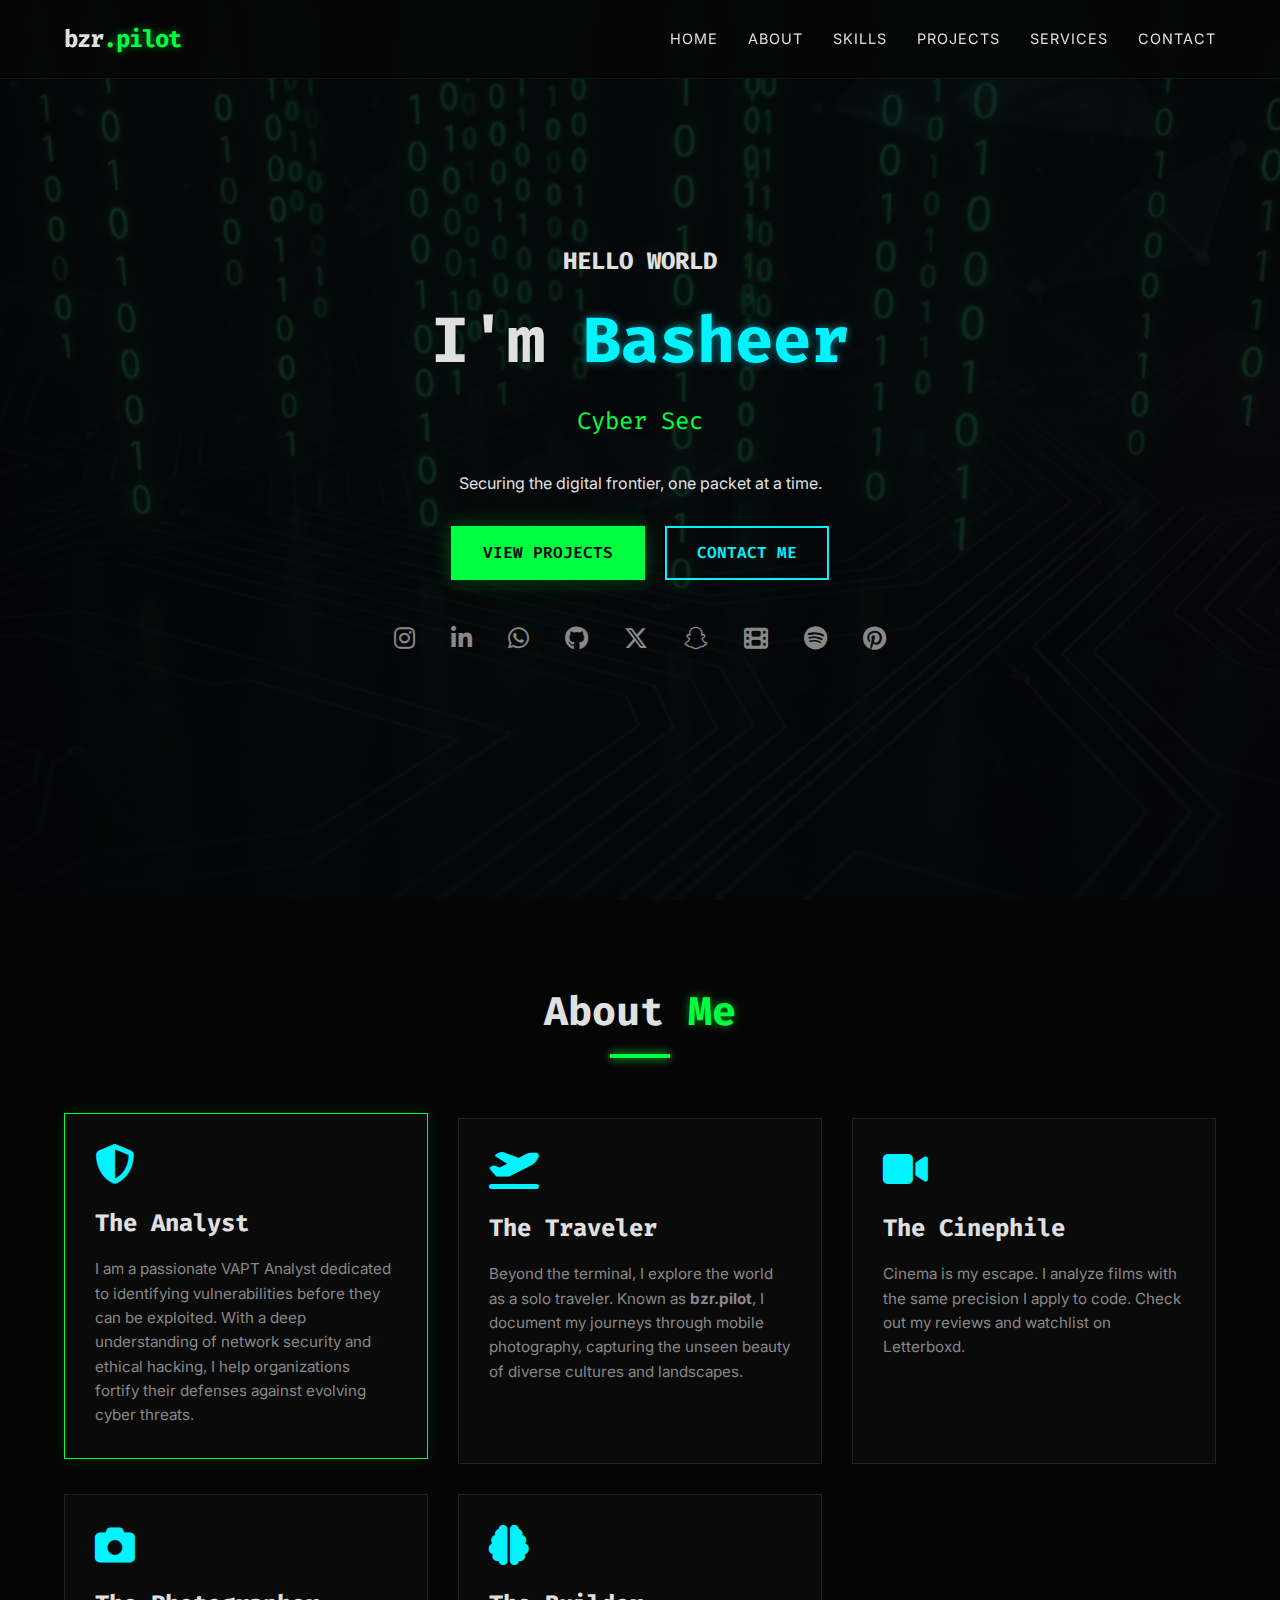
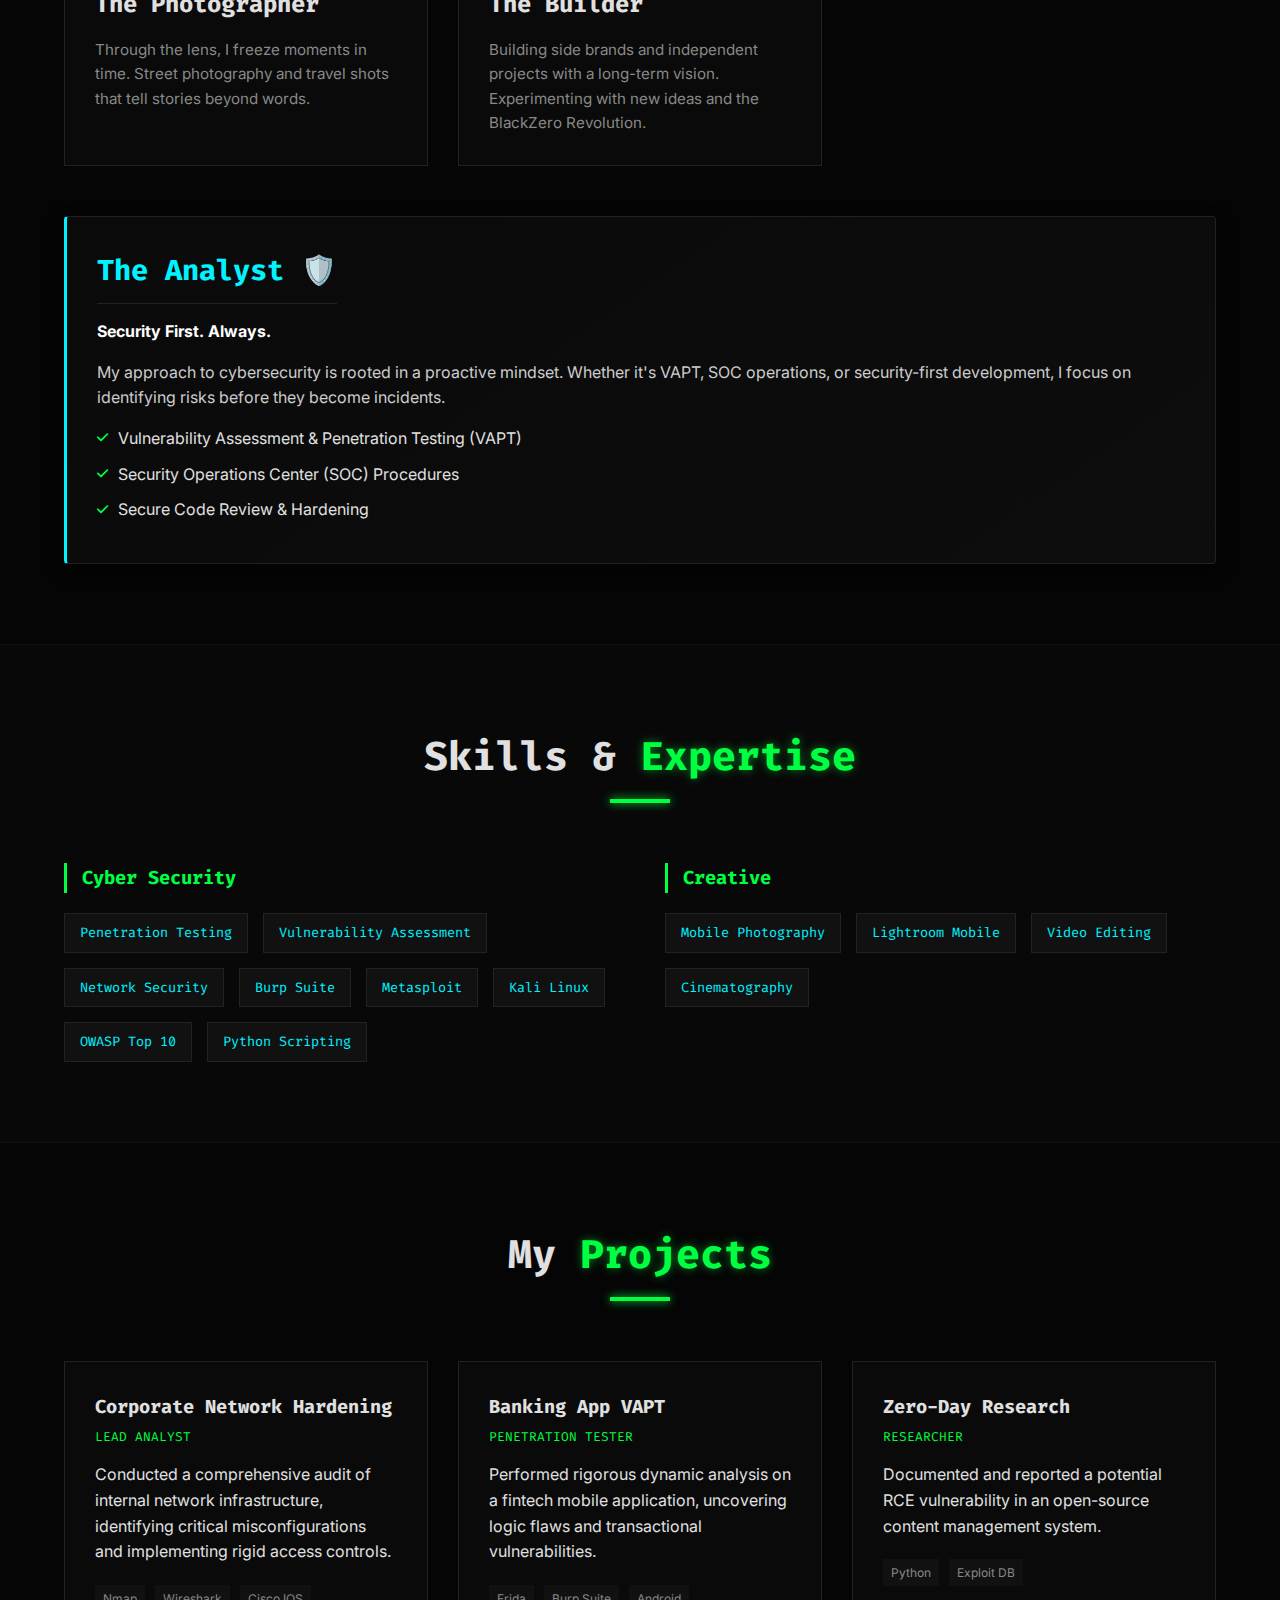
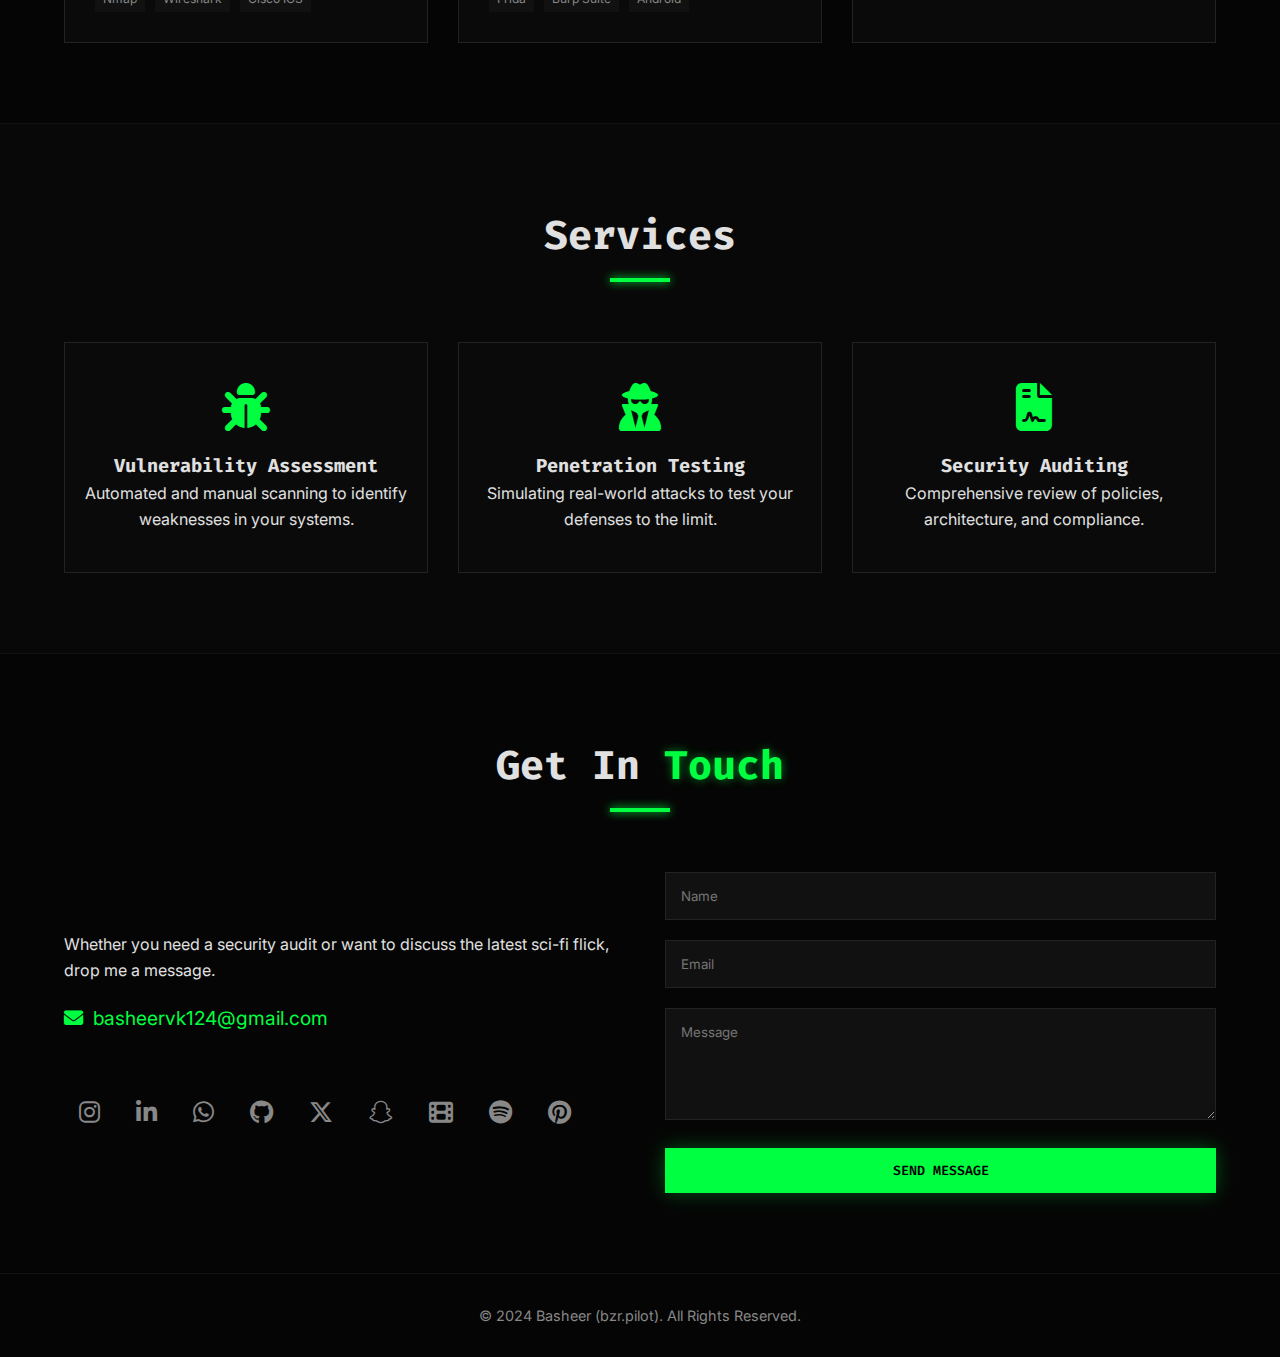
<file: index.html>
<!DOCTYPE html>
<html lang="en">

<head>
    <meta charset="UTF-8">
    <meta name="viewport" content="width=device-width, initial-scale=1.0">
    <title>Basheer | Cyber Security Analyst</title>
    <meta name="description"
        content="Portfolio of Basheer (bzr.pilot) - Cyber Security Analyst, VAPT Specialist, and Photographer.">
    <!-- Google Fonts -->
    <link rel="preconnect" href="https://fonts.googleapis.com">
    <link rel="preconnect" href="https://fonts.gstatic.com" crossorigin>
    <link
        href="https://fonts.googleapis.com/css2?family=Fira+Code:wght@300;400;500;700&family=Inter:wght@300;400;600;700&display=swap"
        rel="stylesheet">
    <!-- FontAwesome -->
    <link rel="stylesheet" href="https://cdnjs.cloudflare.com/ajax/libs/font-awesome/6.4.0/css/all.min.css">
    <!-- Custom CSS -->
    <link rel="stylesheet" href="assets/css/styles.css">
    <link rel="stylesheet" href="assets/css/modal.css">
</head>

<body>
    <!-- Matrix Overlay -->
    <div class="matrix-overlay"></div>

    <!-- Navigation -->
    <nav class="navbar">
        <div class="logo">bzr<span class="highlight">.pilot</span></div>
        <ul class="nav-links">
            <li><a href="#home">Home</a></li>
            <li><a href="#about">About</a></li>
            <li><a href="#skills">Skills</a></li>
            <li><a href="#projects">Projects</a></li>
            <li><a href="#services">Services</a></li>
            <li><a href="#contact">Contact</a></li>
        </ul>
        <div class="hamburger">
            <span class="bar"></span>
            <span class="bar"></span>
            <span class="bar"></span>
        </div>
    </nav>

    <!-- Hero Section -->
    <section id="home" class="hero">
        <div class="hero-content">
            <h2 class="glitch" data-text="HELLO WORLD">HELLO WORLD</h2>
            <h1>I'm <span class="text-highlight">Basheer</span></h1>
            <div class="typewriter">
                <span class="txt-type" data-wait="3000"
                    data-words='["Cyber Security Analyst", "VAPT Specialist", "Solo Traveller", "Mobile Photographer", "Cinema Lover"]'></span>
            </div>
            <p>Securing the digital frontier, one packet at a time.</p>
            <div class="cta-buttons">
                <a href="#projects" class="btn btn-primary">View Projects</a>
                <a href="#contact" class="btn btn-secondary">Contact Me</a>
            </div>

            <div class="social-hero">
                <a href="https://instagram.com/bzr.pilot" target="_blank"><i class="fab fa-instagram"></i></a>
                <a href="https://www.linkedin.com/in/mohammed-basheer-vk/" target="_blank"><i
                        class="fab fa-linkedin-in"></i></a>
                <a href="#" target="_blank"><i class="fab fa-whatsapp"></i></a>
                <a href="https://github.com/bzrpilot" target="_blank"><i class="fab fa-github"></i></a>
                <a href="#" target="_blank"><i class="fab fa-x-twitter"></i></a>
                <a href="https://snapchat.com/t/eQhIOpxq" target="_blank"><i class="fab fa-snapchat"></i></a>
                <a href="https://boxd.it/cNfez" target="_blank"><i class="fas fa-film"></i></a>
                <a href="https://open.spotify.com/user/31lan4nbwzzsfqah7mkaiknn22ta?si=c5b95c0832d14d12"
                    target="_blank"><i class="fab fa-spotify"></i></a>
                <a href="https://pin.it/688El1dtQ" target="_blank"><i class="fab fa-pinterest"></i></a>
            </div>
        </div>
    </section>

    <!-- About Section -->
    <section id="about" class="section">
        <div class="container">
            <h2 class="section-title">About <span class="highlight">Me</span></h2>
            <div class="about-grid">
                <div class="about-card cyber active" data-tab="analyst">
                    <i class="fas fa-shield-alt icon"></i>
                    <h3>The Analyst</h3>
                    <p>I am a passionate VAPT Analyst dedicated to identifying vulnerabilities before they can be
                        exploited. With a deep understanding of network security and ethical hacking, I help
                        organizations fortify their defenses against evolving cyber threats.</p>
                </div>
                <a href="traveler/" style="text-decoration: none; display: contents;">
                    <div class="about-card traveler" data-tab="traveler">
                        <i class="fas fa-plane-departure icon"></i>
                        <h3>The Traveler</h3>
                        <p>Beyond the terminal, I explore the world as a solo traveler. Known as
                            <strong>bzr.pilot</strong>,
                            I document my journeys through mobile photography, capturing the unseen beauty of diverse
                            cultures and landscapes.
                        </p>
                    </div>
                </a>
                <a href="cinephile/" style="text-decoration: none; display: contents;">
                    <div class="about-card cinema" data-tab="cinephile">
                        <i class="fas fa-video icon"></i>
                        <h3>The Cinephile</h3>
                        <p>Cinema is my escape. I analyze films with the same precision I apply to code. Check out my
                            reviews and watchlist on Letterboxd.</p>
                    </div>
                </a>
                <a href="photographer/" style="text-decoration: none; display: contents;">
                    <div class="about-card photographer" data-tab="photographer">
                        <i class="fas fa-camera icon"></i>
                        <h3>The Photographer</h3>
                        <p>Through the lens, I freeze moments in time. Street photography and travel shots that tell
                            stories
                            beyond words.</p>
                    </div>
                </a>
                <div class="about-card builder" data-tab="builder">
                    <i class="fas fa-brain icon"></i>
                    <h3>The Builder</h3>
                    <p>Building side brands and independent projects with a long-term vision. Experimenting with new
                        ideas and the BlackZero Revolution.</p>
                </div>
            </div>

            <div class="about-details">
                <!-- Analyst Content -->
                <div id="analyst" class="content-block active">
                    <h3>The Analyst 🛡️</h3>
                    <p><strong>Security First. Always.</strong></p>
                    <p>My approach to cybersecurity is rooted in a proactive mindset. Whether it's VAPT, SOC operations,
                        or security-first development, I focus on identifying risks before they become incidents.</p>
                    <ul class="detail-list">
                        <li><i class="fas fa-check"></i> Vulnerability Assessment & Penetration Testing (VAPT)</li>
                        <li><i class="fas fa-check"></i> Security Operations Center (SOC) Procedures</li>
                        <li><i class="fas fa-check"></i> Secure Code Review & Hardening</li>
                    </ul>
                </div>

                <!-- Traveler Content -->
                <div id="traveler" class="content-block">
                    <h3>The Traveler 🥾</h3>
                    <p><strong>The World is My Office.</strong></p>
                    <p>I believe in the freedom of solo travel—walking the path less traveled, hitchhiking through new
                        cities, and trekking into the unknown. It's about the roadmaps, the routes, and the philosophy
                        of
                        experiencing the world authentically.</p>
                    <p class="quote">"Not all those who wander are lost."</p>
                </div>

                <!-- Cinephile Content -->
                <div id="cinephile" class="content-block">
                    <h3>The Cinephile 🎬</h3>
                    <p><strong>Storytelling Through Frames.</strong></p>
                    <p>From the visual grandeur of anime to the subtle storytelling of world cinema, I am a student of
                        the craft. I appreciate deep character arcs, visual metaphors, and the power of a well-told
                        story.</p>
                </div>

                <!-- Photographer Content -->
                <div id="photographer" class="content-block">
                    <h3>The Photographer 📸</h3>
                    <p><strong>Capturing the Unseen.</strong></p>
                    <p>Travel and street photography are my mediums for documenting reality. Whether it's a bustling
                        market or a quiet mountain peak, every photo holds a memory.</p>
                    <p><em>(Photo grid coming soon...)</em></p>
                </div>

                <!-- Builder Content -->
                <div id="builder" class="content-block">
                    <h3>The Builder / Business 🧠</h3>
                    <p><strong>Vision & Execution.</strong></p>
                    <p>I devote time to building independent projects and side brands. With a focus on long-term vision,
                        including the <strong>BlackZero Revolution</strong>, I am constantly experimenting with new
                        business
                        ideas and creative ventures.</p>
                </div>
            </div>
        </div>
    </section>

    <!-- Skills Section -->
    <section id="skills" class="section bg-darker">
        <div class="container">
            <h2 class="section-title">Skills & <span class="highlight">Expertise</span></h2>
            <div class="skills-wrapper">
                <div class="skill-category">
                    <h3>Cyber Security</h3>
                    <div class="skill-tags">
                        <span>Penetration Testing</span>
                        <span>Vulnerability Assessment</span>
                        <span>Network Security</span>
                        <span>Burp Suite</span>
                        <span>Metasploit</span>
                        <span>Kali Linux</span>
                        <span>OWASP Top 10</span>
                        <span>Python Scripting</span>
                    </div>
                </div>
                <div class="skill-category">
                    <h3>Creative</h3>
                    <div class="skill-tags">
                        <span>Mobile Photography</span>
                        <span>Lightroom Mobile</span>
                        <span>Video Editing</span>
                        <span>Cinematography</span>
                    </div>
                </div>
            </div>
        </div>
    </section>

    <!-- Projects Section -->
    <section id="projects" class="section">
        <div class="container">
            <h2 class="section-title">My <span class="highlight">Projects</span></h2>
            <div class="projects-grid">
                <!-- Project 1 -->
                <div class="project-card">
                    <div class="card-content">
                        <h3>Corporate Network Hardening</h3>
                        <p class="role">Lead Analyst</p>
                        <p>Conducted a comprehensive audit of internal network infrastructure, identifying critical
                            misconfigurations and implementing rigid access controls.</p>
                        <div class="tech-stack">
                            <span>Nmap</span>
                            <span>Wireshark</span>
                            <span>Cisco IOS</span>
                        </div>
                    </div>
                </div>
                <!-- Project 2 -->
                <div class="project-card">
                    <div class="card-content">
                        <h3>Banking App VAPT</h3>
                        <p class="role">Penetration Tester</p>
                        <p>Performed rigorous dynamic analysis on a fintech mobile application, uncovering logic flaws
                            and transactional vulnerabilities.</p>
                        <div class="tech-stack">
                            <span>Frida</span>
                            <span>Burp Suite</span>
                            <span>Android</span>
                        </div>
                    </div>
                </div>
                <!-- Project 3 -->
                <div class="project-card">
                    <div class="card-content">
                        <h3>Zero-Day Research</h3>
                        <p class="role">Researcher</p>
                        <p>Documented and reported a potential RCE vulnerability in an open-source content management
                            system.</p>
                        <div class="tech-stack">
                            <span>Python</span>
                            <span>Exploit DB</span>
                        </div>
                    </div>
                </div>
            </div>
        </div>
    </section>

    <!-- Services Section -->
    <section id="services" class="section bg-darker">
        <div class="container">
            <h2 class="section-title">Services</h2>
            <div class="services-grid">
                <div class="service-box">
                    <i class="fas fa-bug"></i>
                    <h3>Vulnerability Assessment</h3>
                    <p>Automated and manual scanning to identify weaknesses in your systems.</p>
                </div>
                <div class="service-box">
                    <i class="fas fa-user-secret"></i>
                    <h3>Penetration Testing</h3>
                    <p>Simulating real-world attacks to test your defenses to the limit.</p>
                </div>
                <div class="service-box">
                    <i class="fas fa-file-contract"></i>
                    <h3>Security Auditing</h3>
                    <p>Comprehensive review of policies, architecture, and compliance.</p>
                </div>
            </div>
        </div>
    </section>

    <!-- Contact Section -->
    <section id="contact" class="section">
        <div class="container">
            <h2 class="section-title">Get In <span class="highlight">Touch</span></h2>
            <div class="contact-wrapper">
                <div class="contact-info">
                    <p>Whether you need a security audit or want to discuss the latest sci-fi flick, drop me a message.
                    </p>
                    <a href="mailto:basheervk124@gmail.com" class="contact-link"><i class="fas fa-envelope"></i>
                        basheervk124@gmail.com</a>
                    <div class="social-hero">
                        <a href="https://instagram.com/bzr.pilot" target="_blank"><i class="fab fa-instagram"></i></a>
                        <a href="https://www.linkedin.com/in/mohammed-basheer-vk/" target="_blank"><i
                                class="fab fa-linkedin-in"></i></a>
                        <a href="#" target="_blank"><i class="fab fa-whatsapp"></i></a>
                        <a href="https://github.com/bzrpilot" target="_blank"><i class="fab fa-github"></i></a>
                        <a href="#" target="_blank"><i class="fab fa-x-twitter"></i></a>
                        <a href="https://snapchat.com/t/eQhIOpxq" target="_blank"><i class="fab fa-snapchat"></i></a>
                        <a href="https://boxd.it/cNfez" target="_blank"><i class="fas fa-film"></i></a>
                        <a href="https://open.spotify.com/user/31lan4nbwzzsfqah7mkaiknn22ta?si=c5b95c0832d14d12"
                            target="_blank"><i class="fab fa-spotify"></i></a>
                        <a href="https://pin.it/688El1dtQ" target="_blank"><i class="fab fa-pinterest"></i></a>
                    </div>
                </div>
                <!-- Hidden iframe to prevent redirect -->
                <iframe name="hidden_iframe" id="hidden_iframe" style="display:none;"
                    onload="if(submitted) {showSuccessModal()}"></iframe>

                <form class="contact-form"
                    action="https://docs.google.com/forms/u/0/d/e/1FAIpQLScd9C-dr02isCp1N_sbxDKmTf2DyF20St_kT22ckmdAvePIGA/formResponse"
                    method="POST" target="hidden_iframe" onsubmit="submitted=true;">
                    <div class="form-group">
                        <input type="text" name="entry.413186747" placeholder="Name" required>
                    </div>
                    <div class="form-group">
                        <input type="email" name="entry.1313790621" placeholder="Email" required>
                    </div>
                    <div class="form-group">
                        <textarea name="entry.55184364" placeholder="Message" rows="5" required></textarea>
                    </div>
                    <button type="submit" class="btn btn-primary">Send Message</button>
                </form>
            </div>
        </div>
    </section>

    <!-- Success Modal -->
    <div id="success-modal" class="modal">
        <div class="modal-content">
            <span class="close-modal">&times;</span>
            <i class="fas fa-check-circle"></i>
            <h3>Message Sent!</h3>
            <p>Thanks for reaching out, Basheer will get back to you securely.</p>
        </div>
    </div>

    <footer>
        <p>&copy; 2024 Basheer (bzr.pilot). All Rights Reserved.</p>
    </footer>

    <script src="assets/js/app.js"></script>
</body>

</html>
</file>
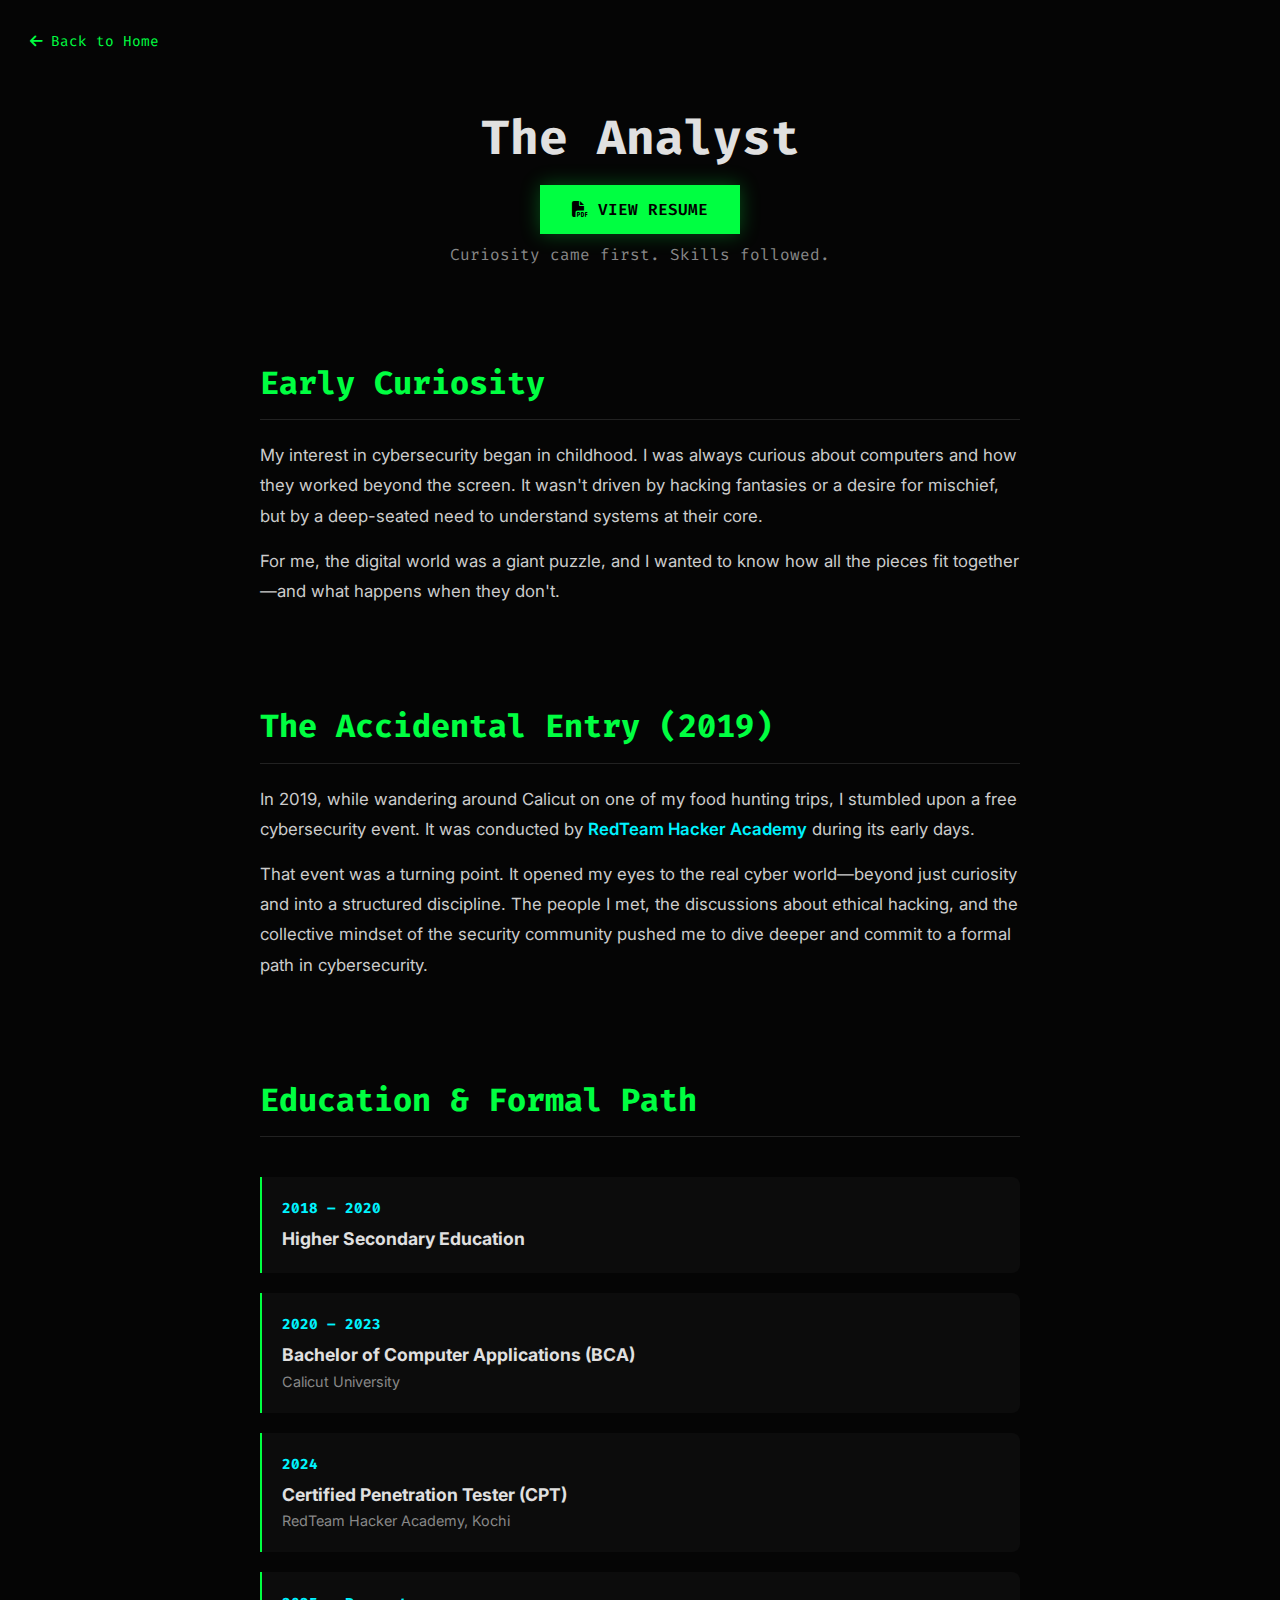
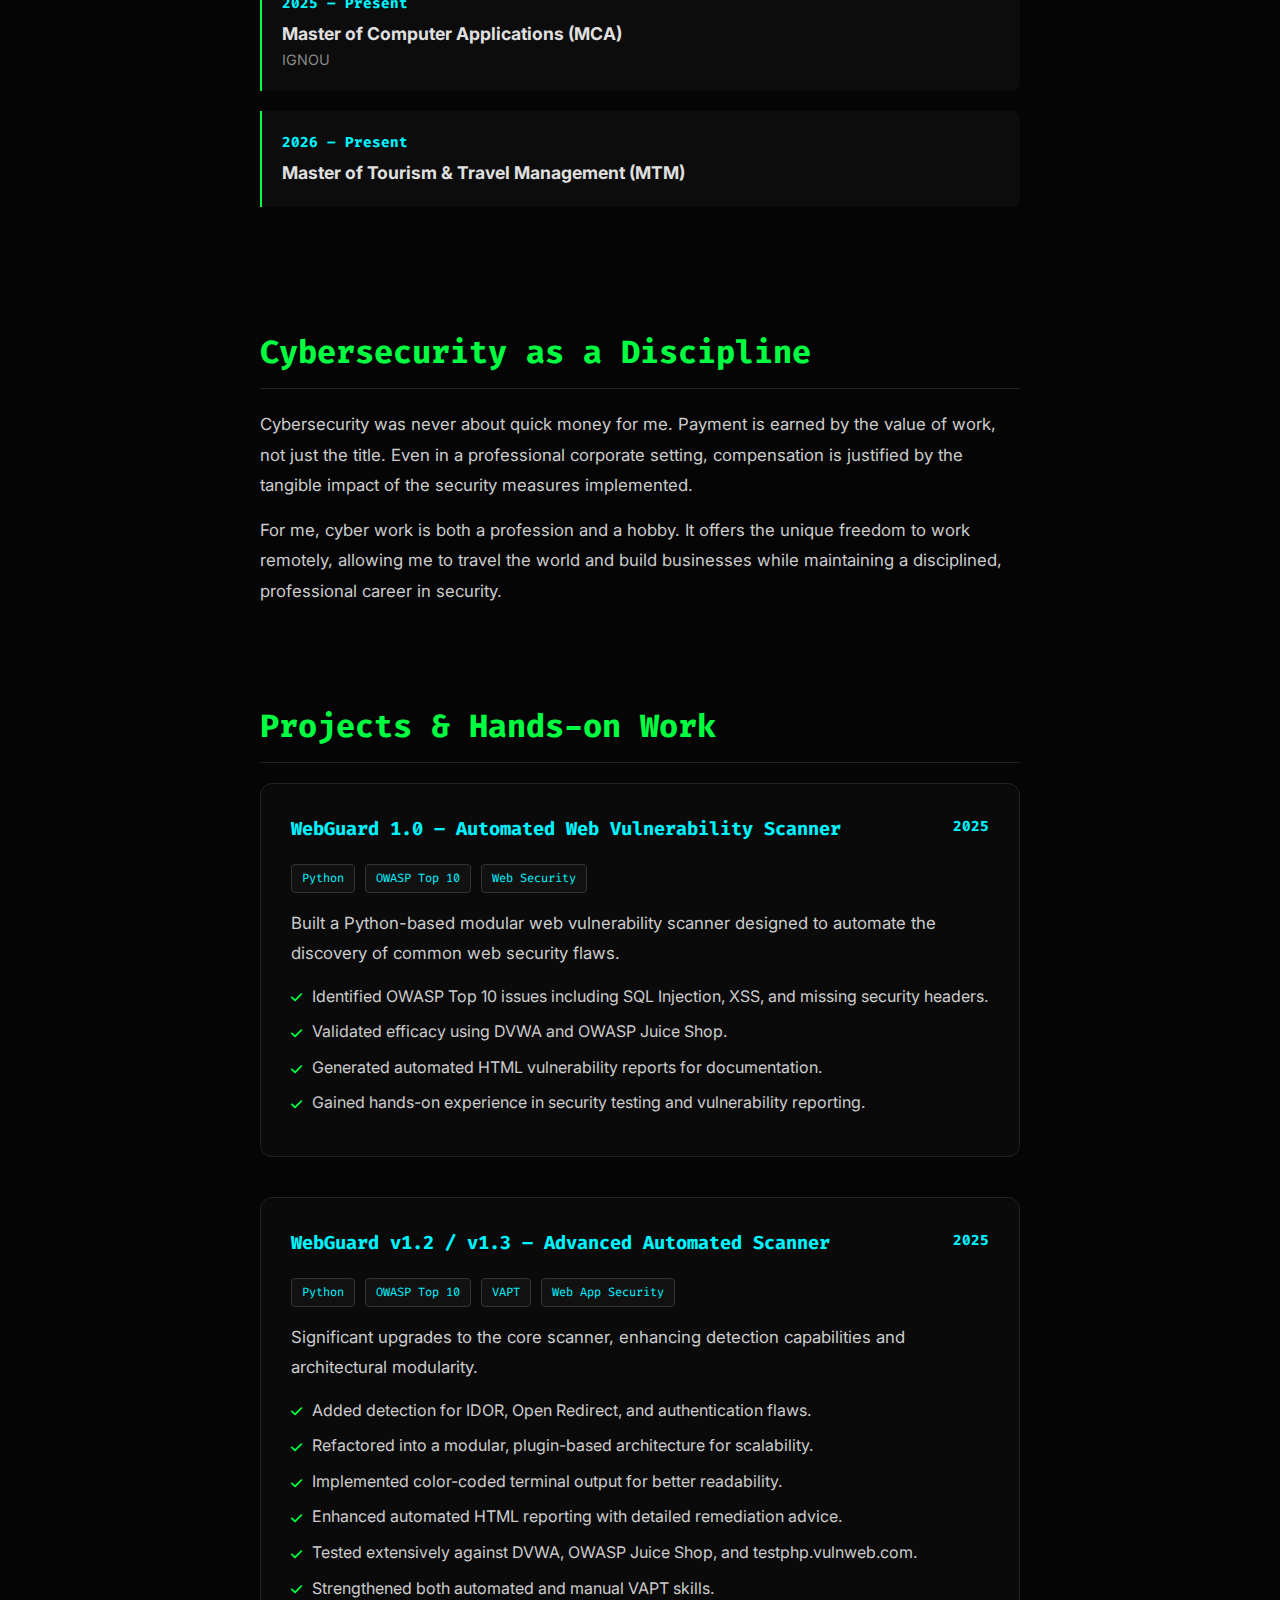
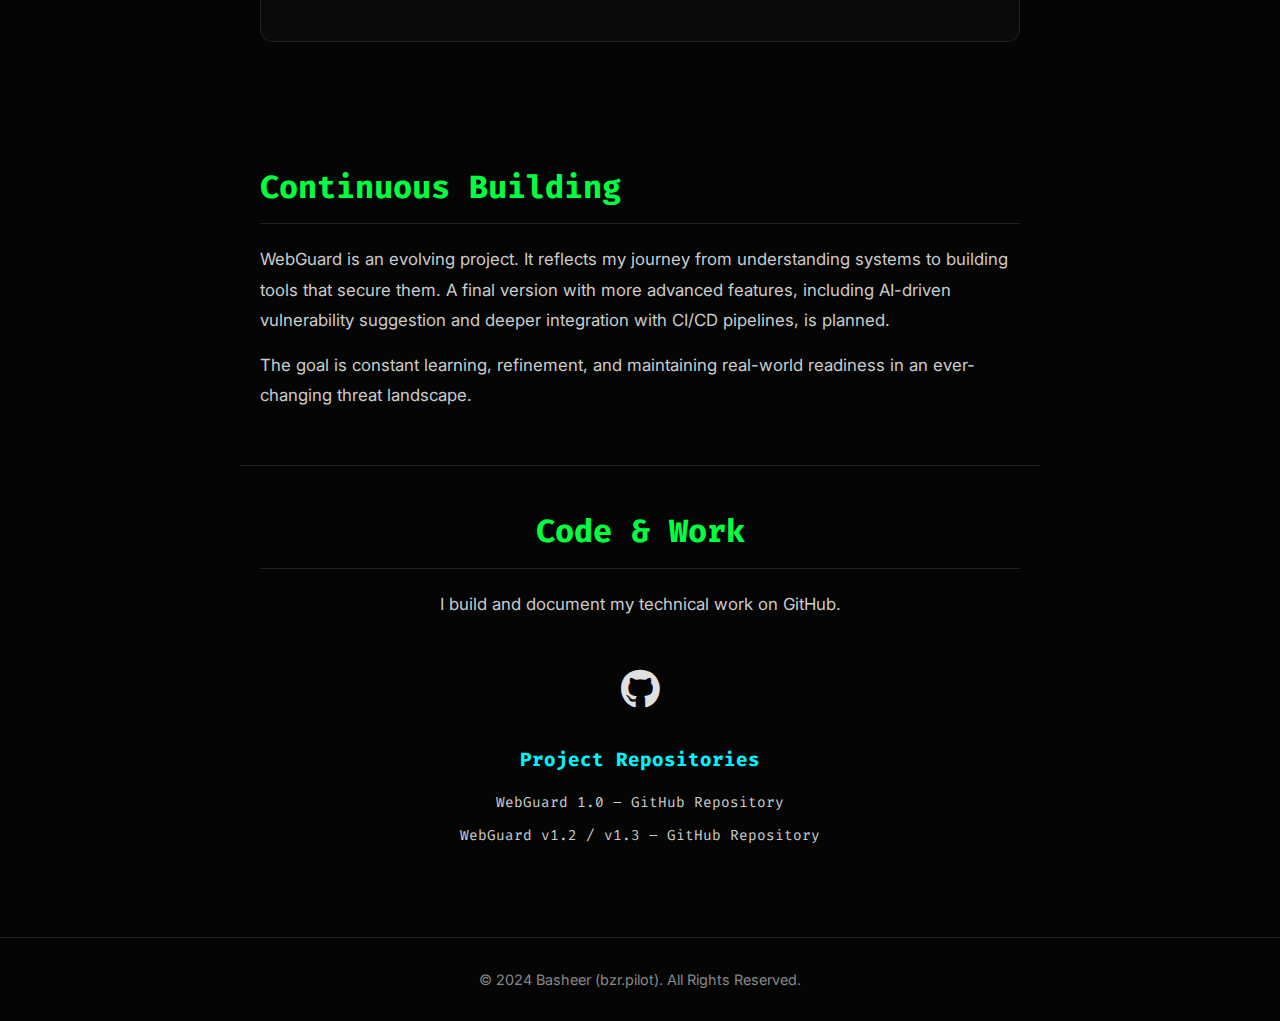
<file: analyst/index.html>
<!DOCTYPE html>
<html lang="en">

<head>
    <meta charset="UTF-8">
    <meta name="viewport" content="width=device-width, initial-scale=1.0">
    <title>The Analyst | Basheer</title>
    <meta name="description" content="The Analyst - Curiosity, skills, and discipline in cybersecurity.">
    <!-- Google Fonts -->
    <link rel="preconnect" href="https://fonts.googleapis.com">
    <link rel="preconnect" href="https://fonts.gstatic.com" crossorigin>
    <link
        href="https://fonts.googleapis.com/css2?family=Fira+Code:wght@300;400;500;700&family=Inter:wght@300;400;600;700&display=swap"
        rel="stylesheet">
    <!-- FontAwesome -->
    <link rel="stylesheet" href="https://cdnjs.cloudflare.com/ajax/libs/font-awesome/6.4.0/css/all.min.css">
    <!-- Custom CSS -->
    <link rel="stylesheet" href="../assets/css/styles.css">
    <style>
        /* Subpage specific styles to ensure consistency with main theme */
        body {
            background-color: var(--bg-color);
            color: var(--text-color);
            font-family: var(--font-body);
        }

        .subpage-header {
            padding: 100px 5% 50px;
            text-align: center;
        }

        .back-link {
            position: absolute;
            top: 30px;
            left: 30px;
            font-family: var(--font-mono);
            color: var(--primary);
            font-size: 0.9rem;
            display: flex;
            align-items: center;
            gap: 8px;
            z-index: 100;
        }

        .back-link:hover {
            text-decoration: underline;
        }

        .content-section {
            max-width: 800px;
            margin: 0 auto;
            padding: 40px 20px;
        }

        .content-section h2 {
            color: var(--primary);
            font-size: 2rem;
            margin-bottom: 20px;
            border-bottom: 1px solid #222;
            padding-bottom: 10px;
        }

        .content-section p {
            margin-bottom: 15px;
            font-size: 1.05rem;
            color: #ccc;
            line-height: 1.8;
        }

        .highlight-text {
            color: var(--secondary);
            font-weight: 600;
        }

        .timeline {
            position: relative;
            max-width: 800px;
            margin: 40px auto;
        }

        .timeline-item {
            padding: 20px;
            border-left: 2px solid var(--primary);
            margin-bottom: 20px;
            background: rgba(255, 255, 255, 0.03);
            border-radius: 0 8px 8px 0;
            transition: var(--transition);
        }

        .timeline-item:hover {
            background: rgba(255, 255, 255, 0.05);
            transform: translateX(5px);
        }

        .timeline-date {
            font-family: var(--font-mono);
            color: var(--secondary);
            font-size: 0.9rem;
            font-weight: bold;
            display: block;
            margin-bottom: 5px;
        }

        .timeline-title {
            font-weight: 700;
            font-size: 1.1rem;
            color: var(--text-color);
        }

        .timeline-location {
            font-size: 0.9rem;
            color: var(--text-muted);
            display: block;
        }

        .project-details {
            background: #0a0a0a;
            border: 1px solid #222;
            border-radius: 12px;
            padding: 30px;
            margin-bottom: 40px;
            transition: var(--transition);
        }

        .project-details:hover {
            border-color: var(--primary);
            box-shadow: 0 0 20px rgba(0, 255, 65, 0.05);
        }

        .project-header {
            display: flex;
            justify-content: space-between;
            align-items: center;
            margin-bottom: 20px;
            flex-wrap: wrap;
            gap: 15px;
        }

        .project-tags {
            display: flex;
            gap: 10px;
            flex-wrap: wrap;
        }

        .tag {
            font-family: var(--font-mono);
            font-size: 0.75rem;
            padding: 4px 10px;
            background: #111;
            border: 1px solid #333;
            color: var(--secondary);
            border-radius: 4px;
        }

        .detail-list {
            list-style: none;
            padding: 0;
            margin-top: 15px;
        }

        .detail-list li {
            margin-bottom: 10px;
            display: flex;
            gap: 10px;
            color: #ccc;
        }

        .detail-list i {
            color: var(--primary);
            margin-top: 5px;
        }

        .social-icons-sub {
            display: flex;
            justify-content: center;
            gap: 20px;
            margin-top: 50px;
            font-size: 1.5rem;
        }

        .social-icons-sub a {
            color: var(--text-color);
            transition: var(--transition);
        }

        .social-icons-sub a:hover {
            color: var(--primary);
            transform: translateY(-3px);
        }

        .repo-link {
            display: inline-block;
            color: #ccc;
            text-decoration: none;
            font-size: 0.9rem;
            font-family: var(--font-mono);
            transition: var(--transition);
        }

        .repo-link:hover {
            color: var(--primary);
            text-decoration: underline;
        }

        /* Footer override for subpage */
        footer {
            margin-top: 50px;
            padding-bottom: 30px;
            text-align: center;
            border-top: 1px solid #222;
            padding-top: 30px;
        }
    </style>
</head>

<body>

    <!-- Back Navigation -->
    <a href="../" class="back-link"><i class="fas fa-arrow-left"></i> Back to Home</a>

    <!-- Header -->
    <header class="subpage-header">
        <h1 class="glitch" style="font-size: 3rem; margin-bottom: 10px;">The Analyst</h1>
        <div style="margin: 20px 0;">
            <a href="https://drive.google.com/file/d/1ipJNBrAY-GBSQuCVOzIF4Car0v2ueAjt/view?usp=drive_link"
                target="_blank" class="btn btn-primary">
                <i class="fas fa-file-pdf"></i> View Resume
            </a>
        </div>
        <p style="font-family: var(--font-mono); color: var(--text-muted);">Curiosity came first. Skills followed.</p>
    </header>

    <!-- Section 2: Early Curiosity -->
    <section class="content-section">
        <h2>Early Curiosity</h2>
        <p>My interest in cybersecurity began in childhood. I was always curious about computers and how they worked
            beyond the screen. It wasn't driven by hacking fantasies or a desire for mischief, but by a deep-seated need
            to understand systems at their core.</p>
        <p>For me, the digital world was a giant puzzle, and I wanted to know how all the pieces fit together—and what
            happens when they don't.</p>
    </section>

    <!-- Section 3: The Accidental Entry -->
    <section class="content-section">
        <h2>The Accidental Entry (2019)</h2>
        <p>In 2019, while wandering around Calicut on one of my food hunting trips, I stumbled upon a free cybersecurity
            event. It was conducted by <strong class="highlight-text">RedTeam Hacker Academy</strong> during its early
            days.</p>
        <p>That event was a turning point. It opened my eyes to the real cyber world—beyond just curiosity and into a
            structured discipline. The people I met, the discussions about ethical hacking, and the collective mindset
            of the security community pushed me to dive deeper and commit to a formal path in cybersecurity.</p>
    </section>

    <!-- Section 4: Education & Formal Path -->
    <section class="content-section">
        <h2>Education & Formal Path</h2>
        <div class="timeline">
            <div class="timeline-item">
                <span class="timeline-date">2018 – 2020</span>
                <span class="timeline-title">Higher Secondary Education</span>
            </div>
            <div class="timeline-item">
                <span class="timeline-date">2020 – 2023</span>
                <span class="timeline-title">Bachelor of Computer Applications (BCA)</span>
                <span class="timeline-location">Calicut University</span>
            </div>
            <div class="timeline-item">
                <span class="timeline-date">2024</span>
                <span class="timeline-title">Certified Penetration Tester (CPT)</span>
                <span class="timeline-location">RedTeam Hacker Academy, Kochi</span>
            </div>
            <div class="timeline-item">
                <span class="timeline-date">2025 – Present</span>
                <span class="timeline-title">Master of Computer Applications (MCA)</span>
                <span class="timeline-location">IGNOU</span>
            </div>
            <div class="timeline-item">
                <span class="timeline-date">2026 – Present</span>
                <span class="timeline-title">Master of Tourism & Travel Management (MTM)</span>
            </div>
        </div>
    </section>

    <!-- Section 5: Cybersecurity as a Discipline -->
    <section class="content-section">
        <h2>Cybersecurity as a Discipline</h2>
        <p>Cybersecurity was never about quick money for me. Payment is earned by the value of work, not just the title.
            Even in a professional corporate setting, compensation is justified by the tangible impact of the security
            measures implemented.</p>
        <p>For me, cyber work is both a profession and a hobby. It offers the unique freedom to work remotely, allowing
            me to travel the world and build businesses while maintaining a disciplined, professional career in
            security.</p>
    </section>

    <!-- Section 6: Projects & Hands-on Work -->
    <section class="content-section">
        <h2>Projects & Hands-on Work</h2>

        <!-- WebGuard 1.0 -->
        <div class="project-details">
            <div class="project-header">
                <h3 style="color: var(--secondary);">WebGuard 1.0 – Automated Web Vulnerability Scanner</h3>
                <span class="timeline-date">2025</span>
            </div>
            <div class="project-tags">
                <span class="tag">Python</span>
                <span class="tag">OWASP Top 10</span>
                <span class="tag">Web Security</span>
            </div>
            <p style="margin-top: 15px;">Built a Python-based modular web vulnerability scanner designed to automate the
                discovery of common web security flaws.</p>
            <ul class="detail-list">
                <li><i class="fas fa-check"></i> Identified OWASP Top 10 issues including SQL Injection, XSS, and
                    missing security headers.</li>
                <li><i class="fas fa-check"></i> Validated efficacy using DVWA and OWASP Juice Shop.</li>
                <li><i class="fas fa-check"></i> Generated automated HTML vulnerability reports for documentation.</li>
                <li><i class="fas fa-check"></i> Gained hands-on experience in security testing and vulnerability
                    reporting.</li>
            </ul>
        </div>

        <!-- WebGuard v1.2 / v1.3 -->
        <div class="project-details">
            <div class="project-header">
                <h3 style="color: var(--secondary);">WebGuard v1.2 / v1.3 – Advanced Automated Scanner</h3>
                <span class="timeline-date">2025</span>
            </div>
            <div class="project-tags">
                <span class="tag">Python</span>
                <span class="tag">OWASP Top 10</span>
                <span class="tag">VAPT</span>
                <span class="tag">Web App Security</span>
            </div>
            <p style="margin-top: 15px;">Significant upgrades to the core scanner, enhancing detection capabilities and
                architectural modularity.</p>
            <ul class="detail-list">
                <li><i class="fas fa-check"></i> Added detection for IDOR, Open Redirect, and authentication flaws.</li>
                <li><i class="fas fa-check"></i> Refactored into a modular, plugin-based architecture for scalability.
                </li>
                <li><i class="fas fa-check"></i> Implemented color-coded terminal output for better readability.</li>
                <li><i class="fas fa-check"></i> Enhanced automated HTML reporting with detailed remediation advice.
                </li>
                <li><i class="fas fa-check"></i> Tested extensively against DVWA, OWASP Juice Shop, and
                    testphp.vulnweb.com.</li>
                <li><i class="fas fa-check"></i> Strengthened both automated and manual VAPT skills.</li>
            </ul>
        </div>
    </section>

    <!-- Section 7: Continuous Building -->
    <section class="content-section">
        <h2>Continuous Building</h2>
        <p>WebGuard is an evolving project. It reflects my journey from understanding systems to building tools that
            secure them. A final version with more advanced features, including AI-driven vulnerability suggestion and
            deeper integration with CI/CD pipelines, is planned.</p>
        <p>The goal is constant learning, refinement, and maintaining real-world readiness in an ever-changing threat
            landscape.</p>
    </section>

    <!-- Section 8: Code & Work -->
    <section class="content-section" style="text-align: center; border-top: 1px solid #222; padding-top: 40px;">
        <h2>Code & Work</h2>
        <p>I build and document my technical work on GitHub.</p>
        <div class="social-icons-sub">
            <a href="https://github.com/bzrpilot" target="_blank" title="GitHub Profile">
                <i class="fab fa-github" style="font-size: 2.5rem;"></i>
            </a>
        </div>

        <div style="margin-top: 30px;">
            <h3 style="font-size: 1.2rem; color: var(--secondary); margin-bottom: 15px;">Project Repositories</h3>
            <div style="display: flex; flex-direction: column; gap: 10px;">
                <a href="#" target="_blank" class="repo-link">WebGuard 1.0 – GitHub Repository</a>
                <a href="#" target="_blank" class="repo-link">WebGuard v1.2 / v1.3 – GitHub Repository</a>
            </div>
        </div>
    </section>

    <footer>
        <p>&copy; 2024 Basheer (bzr.pilot). All Rights Reserved.</p>
    </footer>

</body>

</html>
</file>
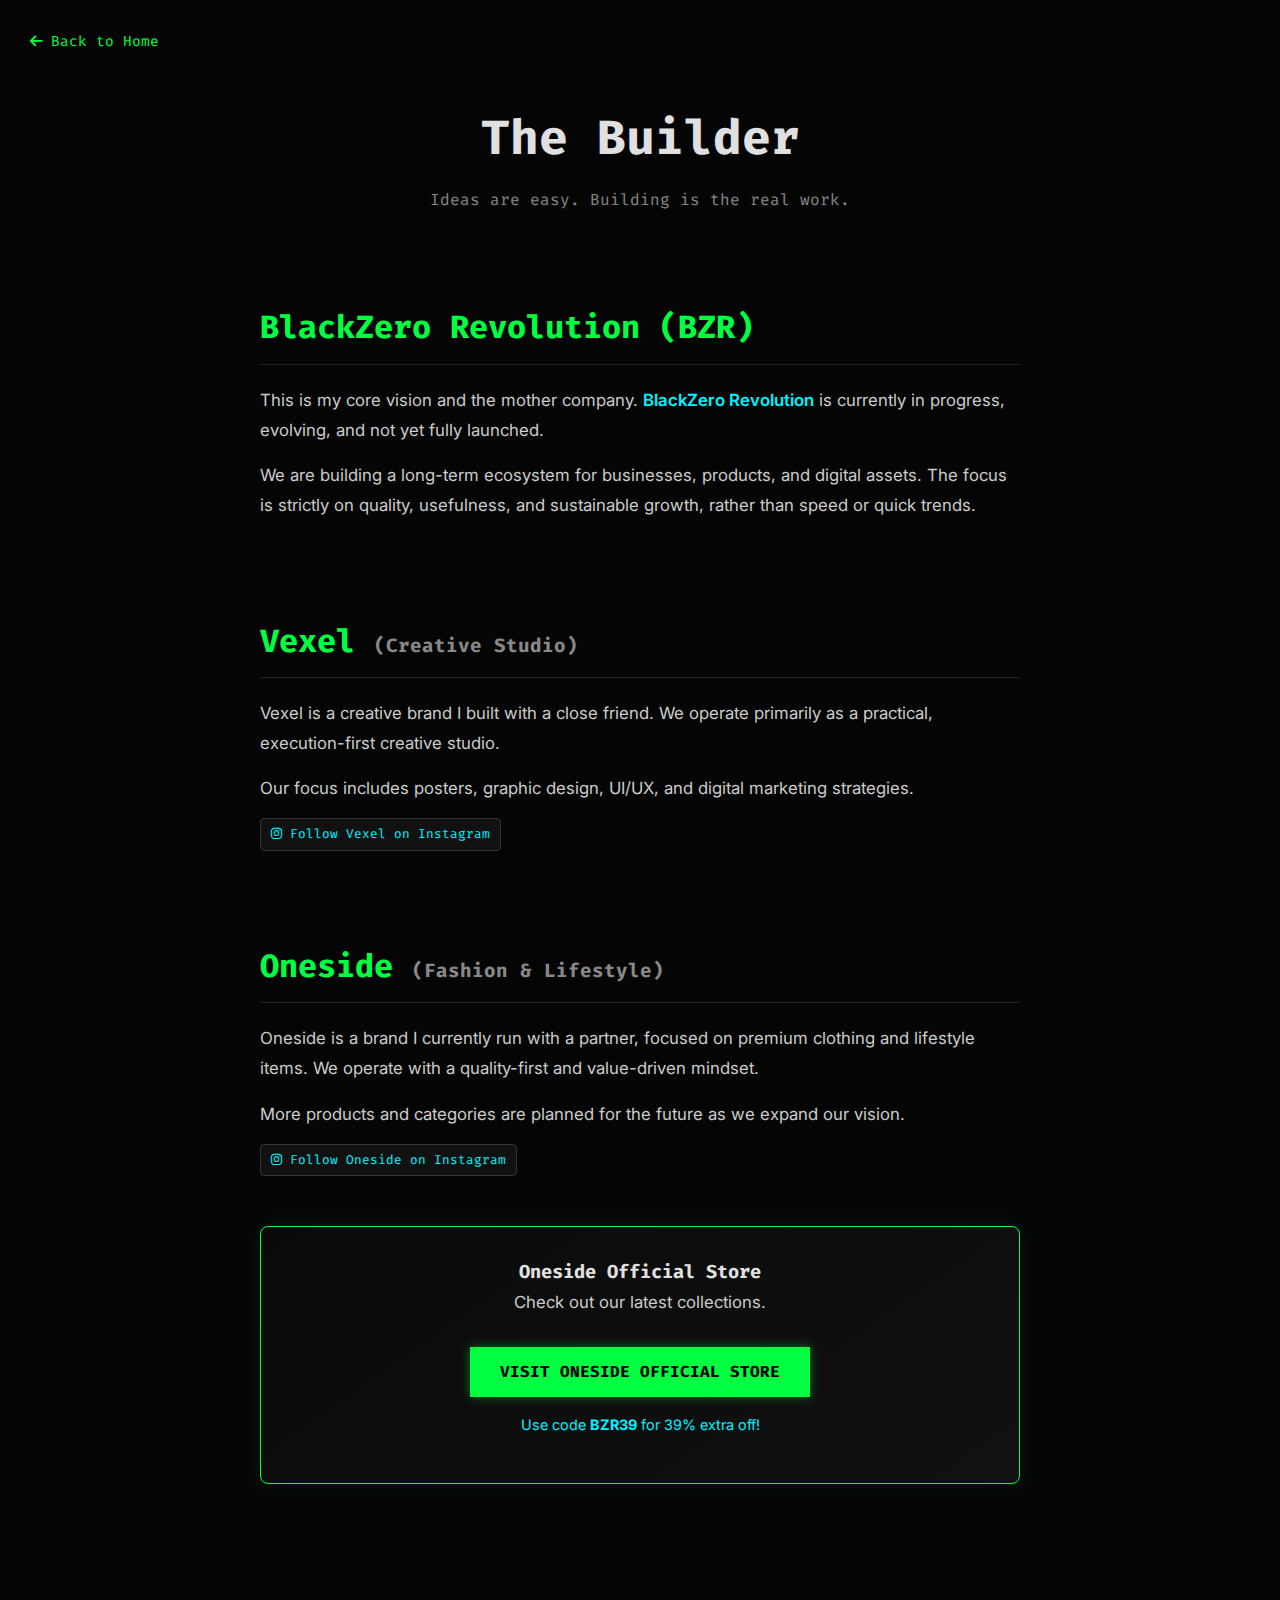
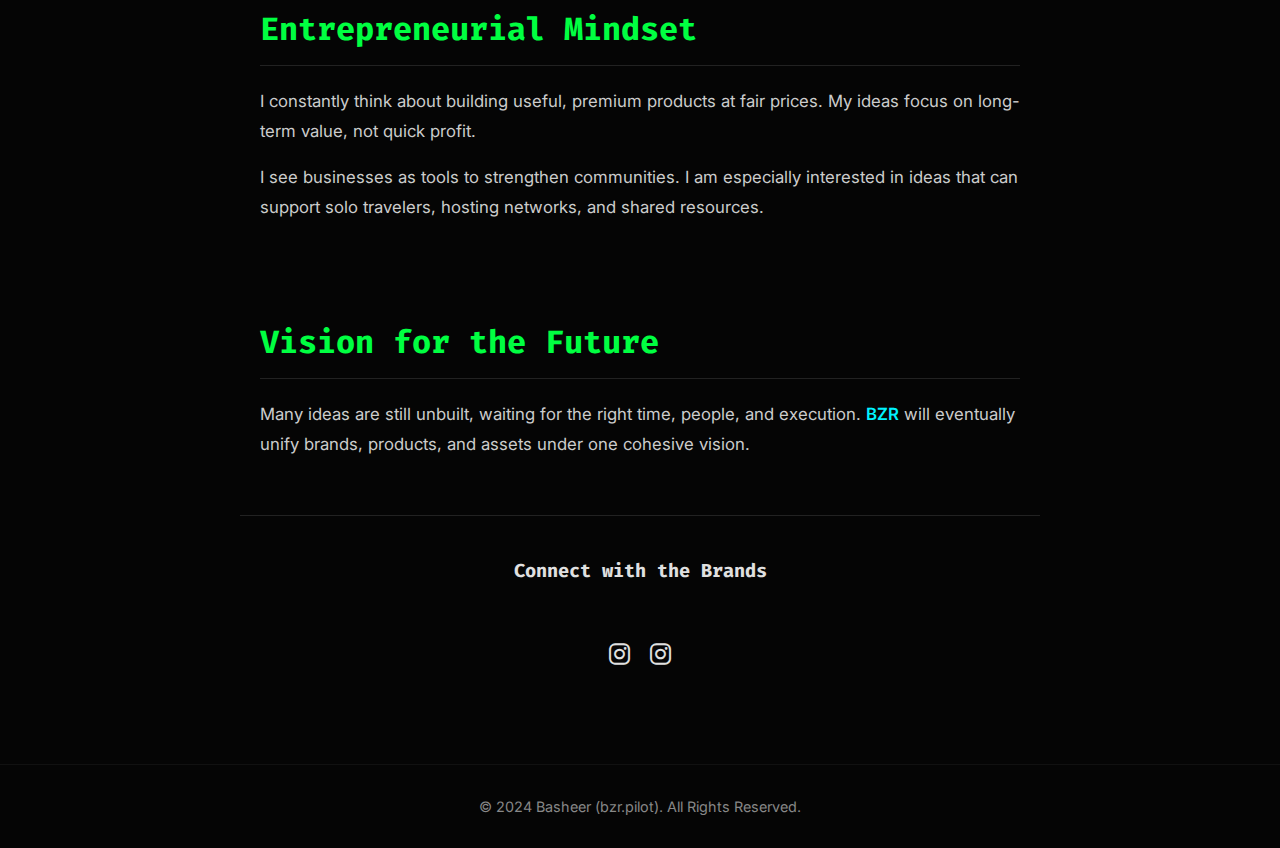
<file: builder/index.html>
<!DOCTYPE html>
<html lang="en">

<head>
    <meta charset="UTF-8">
    <meta name="viewport" content="width=device-width, initial-scale=1.0">
    <title>The Builder | Basheer</title>
    <meta name="description" content="The Builder - Exploring business, innovation, and the BlackZero Revolution.">
    <!-- Google Fonts -->
    <link rel="preconnect" href="https://fonts.googleapis.com">
    <link rel="preconnect" href="https://fonts.gstatic.com" crossorigin>
    <link
        href="https://fonts.googleapis.com/css2?family=Fira+Code:wght@300;400;500;700&family=Inter:wght@300;400;600;700&display=swap"
        rel="stylesheet">
    <!-- FontAwesome -->
    <link rel="stylesheet" href="https://cdnjs.cloudflare.com/ajax/libs/font-awesome/6.4.0/css/all.min.css">
    <!-- Custom CSS -->
    <link rel="stylesheet" href="../assets/css/styles.css">
    <style>
        /* Subpage specific styles to ensure consistency with main theme */
        body {
            background-color: var(--bg-color);
            color: var(--text-color);
            font-family: var(--font-body);
        }

        .subpage-header {
            padding: 100px 5% 50px;
            text-align: center;
        }

        .back-link {
            position: absolute;
            top: 30px;
            left: 30px;
            font-family: var(--font-mono);
            color: var(--primary);
            font-size: 0.9rem;
            display: flex;
            align-items: center;
            gap: 8px;
            z-index: 100;
        }

        .back-link:hover {
            text-decoration: underline;
        }

        .content-section {
            max-width: 800px;
            margin: 0 auto;
            padding: 40px 20px;
        }

        .content-section h2 {
            color: var(--primary);
            font-size: 2rem;
            margin-bottom: 20px;
            border-bottom: 1px solid #222;
            padding-bottom: 10px;
        }

        .content-section p {
            margin-bottom: 15px;
            font-size: 1.05rem;
            color: #ccc;
            line-height: 1.8;
        }

        .highlight-text {
            color: var(--secondary);
            font-weight: 600;
        }

        .cta-box {
            background: linear-gradient(145deg, #0a0a0a, #111);
            border: 1px solid var(--primary);
            padding: 30px;
            text-align: center;
            margin: 40px 0;
            border-radius: 8px;
            box-shadow: 0 0 20px rgba(0, 255, 65, 0.1);
        }

        .cta-btn {
            display: inline-block;
            background-color: var(--primary);
            color: #000;
            padding: 12px 30px;
            font-family: var(--font-mono);
            font-weight: bold;
            text-transform: uppercase;
            margin-top: 15px;
            transition: var(--transition);
            box-shadow: 0 0 10px rgba(0, 255, 65, 0.4);
        }

        .cta-btn:hover {
            background-color: transparent;
            color: var(--primary);
            border: 1px solid var(--primary);
        }

        .social-icons-sub {
            display: flex;
            justify-content: center;
            gap: 20px;
            margin-top: 50px;
            font-size: 1.5rem;
        }

        .social-icons-sub a {
            color: var(--text-color);
            transition: var(--transition);
        }

        .social-icons-sub a:hover {
            color: var(--primary);
            transform: translateY(-3px);
        }

        .role-badge {
            display: inline-block;
            background: #111;
            padding: 5px 10px;
            border-radius: 4px;
            font-family: var(--font-mono);
            font-size: 0.8rem;
            color: var(--secondary);
            margin-bottom: 10px;
            border: 1px solid #333;
        }

        /* Footer override for subpage */
        footer {
            margin-top: 50px;
        }
    </style>
</head>

<body>

    <!-- Back Navigation -->
    <a href="../" class="back-link"><i class="fas fa-arrow-left"></i> Back to Home</a>

    <!-- Header -->
    <header class="subpage-header">
        <h1 class="glitch" style="font-size: 3rem; margin-bottom: 10px;">The Builder</h1>
        <p style="font-family: var(--font-mono); color: var(--text-muted);">Ideas are easy. Building is the real work.
        </p>
    </header>

    <!-- BlackZero Revolution Section -->
    <section class="content-section">
        <h2>BlackZero Revolution (BZR)</h2>
        <p>This is my core vision and the mother company. <strong class="highlight-text">BlackZero Revolution</strong>
            is currently in progress, evolving, and not yet fully launched.</p>
        <p>We are building a long-term ecosystem for businesses, products, and digital assets. The focus is strictly on
            quality, usefulness, and sustainable growth, rather than speed or quick trends.</p>
    </section>

    <!-- Vexel Section -->
    <section class="content-section">
        <h2>Vexel <span style="font-size: 0.6em; color: var(--text-muted);">(Creative Studio)</span></h2>
        <p>Vexel is a creative brand I built with a close friend. We operate primarily as a practical, execution-first
            creative studio.</p>
        <p>Our focus includes posters, graphic design, UI/UX, and digital marketing strategies.</p>
        <div style="margin-top: 15px;">
            <a href="https://www.instagram.com/buildwithvexel" target="_blank" class="role-badge"
                style="text-decoration: none;">
                <i class="fab fa-instagram"></i> Follow Vexel on Instagram
            </a>
        </div>
    </section>

    <!-- Oneside Section -->
    <section class="content-section">
        <h2>Oneside <span style="font-size: 0.6em; color: var(--text-muted);">(Fashion & Lifestyle)</span></h2>
        <p>Oneside is a brand I currently run with a partner, focused on premium clothing and lifestyle items. We
            operate with a quality-first and value-driven mindset.</p>
        <p>More products and categories are planned for the future as we expand our vision.</p>
        <div style="margin-top: 15px;">
            <a href="https://www.instagram.com/oneside.clo" target="_blank" class="role-badge"
                style="text-decoration: none;">
                <i class="fab fa-instagram"></i> Follow Oneside on Instagram
            </a>
        </div>

        <!-- Oneside Store CTA -->
        <div class="cta-box">
            <h3>Oneside Official Store</h3>
            <p>Check out our latest collections.</p>
            <a href="https://onesideforall.myshopify.com/" target="_blank" class="cta-btn">Visit Oneside Official
                Store</a>
            <p style="margin-top: 15px; font-size: 0.9rem; color: var(--secondary);">
                Use code <strong>BZR39</strong> for 39% extra off!
            </p>
        </div>
    </section>

    <!-- Entrepreneurial Mindset -->
    <section class="content-section">
        <h2>Entrepreneurial Mindset</h2>
        <p>I constantly think about building useful, premium products at fair prices. My ideas focus on long-term value,
            not quick profit.</p>
        <p>I see businesses as tools to strengthen communities. I am especially interested in ideas that can support
            solo travelers, hosting networks, and shared resources.</p>
    </section>

    <!-- Vision -->
    <section class="content-section">
        <h2>Vision for the Future</h2>
        <p>Many ideas are still unbuilt, waiting for the right time, people, and execution. <strong
                class="highlight-text">BZR</strong> will eventually unify brands, products, and assets under one
            cohesive vision.</p>
    </section>

    <!-- Subpage Footer / Socials -->
    <section class="content-section" style="text-align: center; border-top: 1px solid #222; padding-top: 40px;">
        <h3>Connect with the Brands</h3>
        <div class="social-icons-sub">
            <!-- Vexel -->
            <a href="https://www.instagram.com/buildwithvexel" target="_blank" title="Vexel Instagram"><i
                    class="fab fa-instagram"></i></a>
            <!-- Oneside -->
            <a href="https://www.instagram.com/oneside.clo" target="_blank" title="Oneside Instagram"><i
                    class="fab fa-instagram"></i></a>
        </div>
    </section>

    <footer>
        <p>&copy; 2024 Basheer (bzr.pilot). All Rights Reserved.</p>
    </footer>

</body>

</html>
</file>
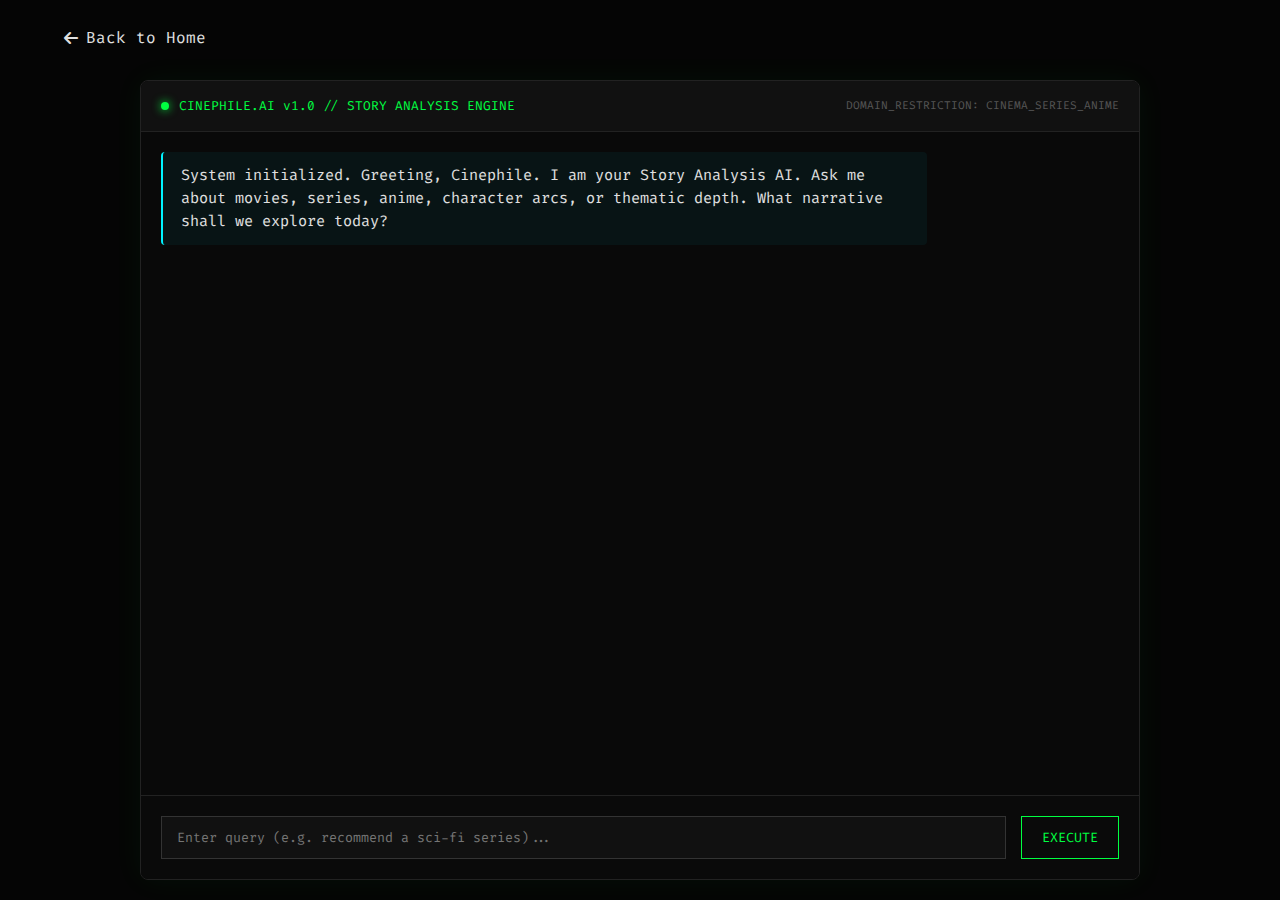
<file: cinephile-ai/index.html>
<!DOCTYPE html>
<html lang="en">

<head>
    <meta charset="UTF-8">
    <meta name="viewport" content="width=device-width, initial-scale=1.0">
    <title>Cinephile.ai | Basheer</title>
    <!-- Google Fonts -->
    <link rel="preconnect" href="https://fonts.googleapis.com">
    <link rel="preconnect" href="https://fonts.gstatic.com" crossorigin>
    <link
        href="https://fonts.googleapis.com/css2?family=Fira+Code:wght@300;400;500;700&family=Inter:wght@300;400;600;700&display=swap"
        rel="stylesheet">
    <!-- FontAwesome -->
    <link rel="stylesheet" href="https://cdnjs.cloudflare.com/ajax/libs/font-awesome/6.4.0/css/all.min.css">
    <!-- Custom CSS from root -->
    <link rel="stylesheet" href="../assets/css/styles.css">
    <style>
        body {
            background-color: var(--bg-color);
            color: var(--text-color);
            font-family: var(--font-body);
            height: 100vh;
            display: flex;
            flex-direction: column;
            overflow: hidden;
        }

        .ai-container {
            flex: 1;
            display: flex;
            flex-direction: column;
            max-width: 1000px;
            margin: 80px auto 20px;
            width: 90%;
            background: rgba(10, 10, 10, 0.8);
            border: 1px solid #222;
            border-radius: 8px;
            overflow: hidden;
            box-shadow: 0 0 30px rgba(0, 255, 65, 0.05);
        }

        .ai-header {
            background: #111;
            padding: 15px 20px;
            border-bottom: 1px solid #222;
            display: flex;
            justify-content: space-between;
            align-items: center;
        }

        .ai-status {
            display: flex;
            align-items: center;
            gap: 10px;
            font-family: var(--font-mono);
            font-size: 0.8rem;
            color: var(--primary);
        }

        .status-dot {
            width: 8px;
            height: 8px;
            background: var(--primary);
            border-radius: 50%;
            box-shadow: 0 0 10px var(--primary);
            animation: pulse 1.5s infinite;
        }

        @keyframes pulse {
            0% {
                opacity: 1;
            }

            50% {
                opacity: 0.4;
            }

            100% {
                opacity: 1;
            }
        }

        .chat-output {
            flex: 1;
            padding: 20px;
            overflow-y: auto;
            display: flex;
            flex-direction: column;
            gap: 15px;
            font-family: var(--font-mono);
            font-size: 0.95rem;
            background: repeating-linear-gradient(0deg, rgba(0, 0, 0, 0.03) 0px, rgba(0, 0, 0, 0.03) 1px, transparent 1px, transparent 2px);
        }

        .message {
            max-width: 80%;
            padding: 12px 18px;
            border-radius: 4px;
            line-height: 1.5;
        }

        .message.ai {
            align-self: flex-start;
            background: rgba(0, 243, 255, 0.05);
            border-left: 2px solid var(--secondary);
            color: var(--text-color);
        }

        .message.user {
            align-self: flex-end;
            background: rgba(0, 255, 65, 0.05);
            border-right: 2px solid var(--primary);
            color: var(--primary);
        }

        .chat-input-area {
            padding: 20px;
            background: #0a0a0a;
            border-top: 1px solid #222;
            display: flex;
            gap: 15px;
        }

        .chat-input {
            flex: 1;
            background: #111;
            border: 1px solid #333;
            padding: 12px 15px;
            color: var(--text-color);
            font-family: var(--font-mono);
            outline: none;
            transition: border-color 0.3s;
        }

        .chat-input:focus {
            border-color: var(--secondary);
        }

        .send-btn {
            background: transparent;
            border: 1px solid var(--primary);
            color: var(--primary);
            padding: 0 20px;
            cursor: pointer;
            font-family: var(--font-mono);
            transition: all 0.3s;
        }

        .send-btn:hover {
            background: var(--primary);
            color: #000;
        }

        .back-link {
            position: absolute;
            top: 25px;
            left: 5%;
            color: var(--text-color);
            font-family: var(--font-mono);
            display: flex;
            align-items: center;
            gap: 8px;
            z-index: 1000;
        }

        .back-link:hover {
            color: var(--secondary);
        }

        /* Scrollbar */
        .chat-output::-webkit-scrollbar {
            width: 5px;
        }

        .chat-output::-webkit-scrollbar-thumb {
            background: #222;
            border-radius: 10px;
        }
    </style>
</head>

<body>
    <a href="../" class="back-link"><i class="fas fa-arrow-left"></i> Back to Home</a>

    <div class="ai-container">
        <div class="ai-header">
            <div class="ai-status">
                <div class="status-dot"></div>
                <span>CINEPHILE.AI v1.0 // STORY ANALYSIS ENGINE</span>
            </div>
            <div class="ai-meta" style="font-size: 0.7rem; color: #555; font-family: var(--font-mono);">
                DOMAIN_RESTRICTION: CINEMA_SERIES_ANIME
            </div>
        </div>
        <div class="chat-output" id="chat-output">
            <div class="message ai">
                System initialized. Greeting, Cinephile. I am your Story Analysis AI.
                Ask me about movies, series, anime, character arcs, or thematic depth.
                What narrative shall we explore today?
            </div>
        </div>
        <form class="chat-input-area" id="chat-form">
            <input type="text" class="chat-input" id="user-input"
                placeholder="Enter query (e.g. recommend a sci-fi series)..." autocomplete="off">
            <button type="submit" class="send-btn">EXECUTE</button>
        </form>
    </div>

    <script>
        const chatOutput = document.getElementById('chat-output');
        const chatForm = document.getElementById('chat-form');
        const userInput = document.getElementById('user-input');

        // Session ID for memory isolation
        const sessionId = Math.random().toString(36).substring(2, 15);

        function addMessage(text, sender) {
            const div = document.createElement('div');
            div.className = `message ${sender}`;
            div.textContent = text;
            chatOutput.appendChild(div);
            chatOutput.scrollTop = chatOutput.scrollHeight;
        }

        async function getAIResponse(message) {
            try {
                const response = await fetch("/api/chat", {
                    method: "POST",
                    headers: {
                        "Content-Type": "application/json"
                    },
                    body: JSON.stringify({
                        domain: "cinephile",
                        message: message,
                        sessionId: sessionId
                    })
                });

                const data = await response.json();

                if (!response.ok) {
                    throw new Error(data.error || "Connection failed.");
                }

                return data.response;
            } catch (error) {
                console.error(error);
                return `[ERROR] ${error.message || "AI core offline. Please check connection."}`;
            }
        }

        chatForm.addEventListener('submit', async (e) => {
            e.preventDefault();
            const text = userInput.value.trim();
            if (!text) return;

            addMessage(text, 'user');
            userInput.value = '';

            addMessage("DECONSTRUCTING...", 'ai');
            const lastMessage = chatOutput.lastElementChild;

            const aiResponse = await getAIResponse(text);
            lastMessage.textContent = aiResponse;
        });
    </script>
</body>

</html>
</file>
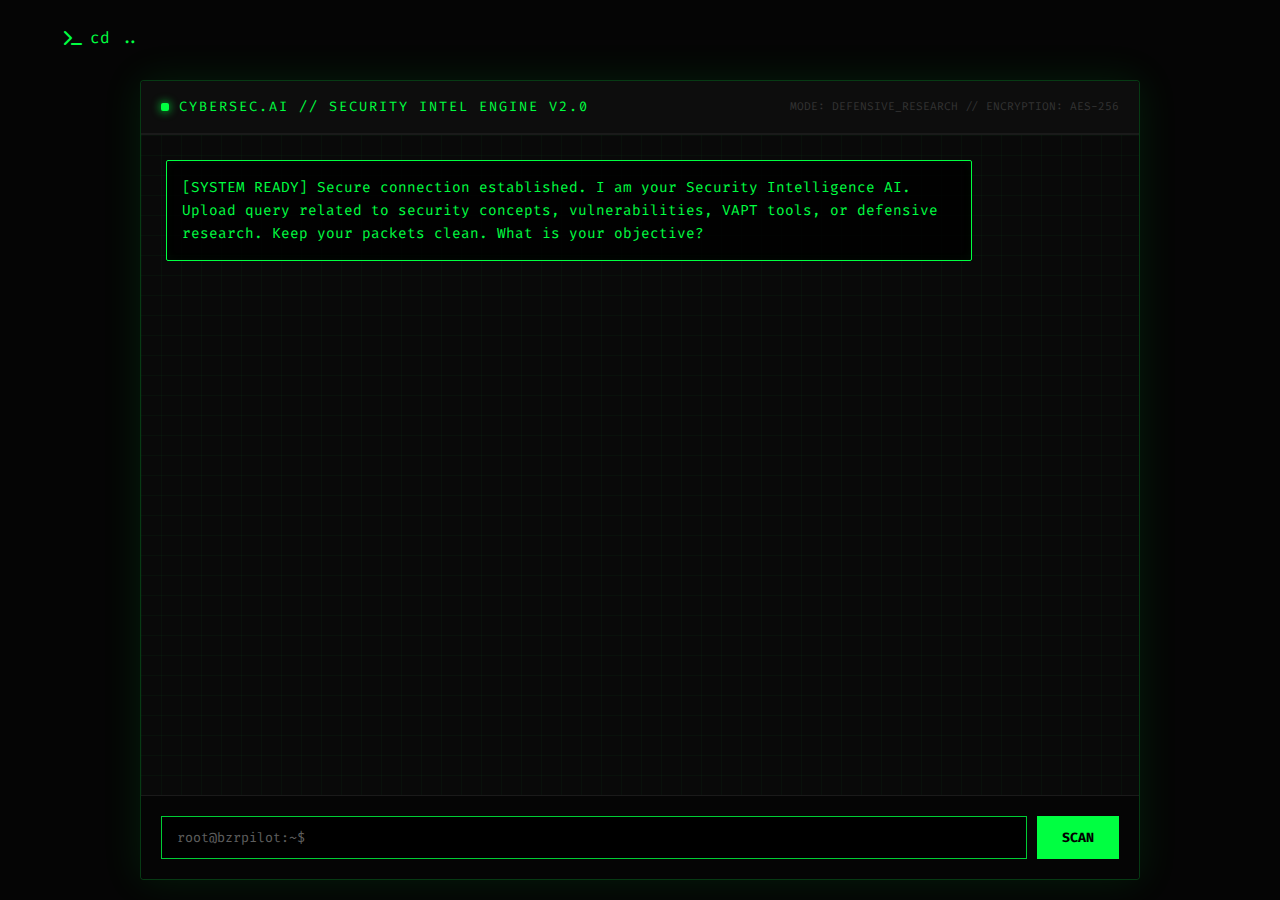
<file: cybersec/index.html>
<!DOCTYPE html>
<html lang="en">

<head>
    <meta charset="UTF-8">
    <meta name="viewport" content="width=device-width, initial-scale=1.0">
    <title>Cybersec.ai | Basheer</title>
    <!-- Google Fonts -->
    <link rel="preconnect" href="https://fonts.googleapis.com">
    <link rel="preconnect" href="https://fonts.gstatic.com" crossorigin>
    <link
        href="https://fonts.googleapis.com/css2?family=Fira+Code:wght@300;400;500;700&family=Inter:wght@300;400;600;700&display=swap"
        rel="stylesheet">
    <!-- FontAwesome -->
    <link rel="stylesheet" href="https://cdnjs.cloudflare.com/ajax/libs/font-awesome/6.4.0/css/all.min.css">
    <!-- Custom CSS from root -->
    <link rel="stylesheet" href="../assets/css/styles.css">
    <style>
        body {
            background-color: #050505;
            color: var(--text-color);
            font-family: var(--font-body);
            height: 100vh;
            display: flex;
            flex-direction: column;
            overflow: hidden;
        }

        .ai-container {
            flex: 1;
            display: flex;
            flex-direction: column;
            max-width: 1000px;
            margin: 80px auto 20px;
            width: 90%;
            background: rgba(10, 10, 10, 0.9);
            border: 1px solid #00ff4133;
            border-radius: 4px;
            overflow: hidden;
            box-shadow: 0 0 40px rgba(0, 255, 65, 0.1);
        }

        .ai-header {
            background: #0d0d0d;
            padding: 15px 20px;
            border-bottom: 2px solid #1a1a1a;
            display: flex;
            justify-content: space-between;
            align-items: center;
        }

        .ai-status {
            display: flex;
            align-items: center;
            gap: 10px;
            font-family: var(--font-mono);
            font-size: 0.85rem;
            color: var(--primary);
            text-transform: uppercase;
            letter-spacing: 2px;
        }

        .status-dot {
            width: 8px;
            height: 8px;
            background: var(--primary);
            border-radius: 2px;
            box-shadow: 0 0 10px var(--primary);
            animation: blink 1s steps(1) infinite;
        }

        @keyframes blink {
            50% {
                opacity: 0;
            }
        }

        .chat-output {
            flex: 1;
            padding: 25px;
            overflow-y: auto;
            display: flex;
            flex-direction: column;
            gap: 20px;
            font-family: var(--font-mono);
            font-size: 0.9rem;
            background-image:
                linear-gradient(rgba(0, 255, 65, 0.03) 1px, transparent 1px),
                linear-gradient(90deg, rgba(0, 255, 65, 0.03) 1px, transparent 1px);
            background-size: 20px 20px;
        }

        .message {
            max-width: 85%;
            padding: 15px;
            border-radius: 2px;
            line-height: 1.6;
            position: relative;
        }

        .message.ai {
            align-self: flex-start;
            background: rgba(0, 0, 0, 0.8);
            border: 1px solid var(--primary);
            color: var(--primary);
            box-shadow: inset 0 0 10px rgba(0, 255, 65, 0.05);
        }

        .message.user {
            align-self: flex-end;
            background: rgba(0, 255, 65, 0.1);
            border: 1px solid var(--primary);
            color: #fff;
            text-align: right;
        }

        .chat-input-area {
            padding: 20px;
            background: #050505;
            border-top: 1px solid #1a1a1a;
            display: flex;
            gap: 10px;
        }

        .chat-input {
            flex: 1;
            background: #000;
            border: 1px solid var(--primary);
            padding: 12px 15px;
            color: var(--primary);
            font-family: var(--font-mono);
            outline: none;
            opacity: 0.8;
        }

        .chat-input:focus {
            opacity: 1;
            box-shadow: 0 0 10px rgba(0, 255, 65, 0.2);
        }

        .send-btn {
            background: var(--primary);
            border: none;
            color: #000;
            padding: 0 25px;
            cursor: pointer;
            font-family: var(--font-mono);
            font-weight: bold;
            text-transform: uppercase;
        }

        .back-link {
            position: absolute;
            top: 25px;
            left: 5%;
            color: var(--primary);
            font-family: var(--font-mono);
            display: flex;
            align-items: center;
            gap: 8px;
            z-index: 1000;
        }

        .back-link:hover {
            text-shadow: 0 0 10px var(--primary);
        }

        .chat-output::-webkit-scrollbar {
            width: 4px;
        }

        .chat-output::-webkit-scrollbar-thumb {
            background: var(--primary);
        }
    </style>
</head>

<body>
    <a href="../" class="back-link"><i class="fas fa-terminal"></i> cd ..</a>

    <div class="ai-container">
        <div class="ai-header">
            <div class="ai-status">
                <div class="status-dot"></div>
                <span>CYBERSEC.AI // SECURITY INTEL ENGINE v2.0</span>
            </div>
            <div class="ai-meta" style="font-size: 0.7rem; color: #333; font-family: var(--font-mono);">
                MODE: DEFENSIVE_RESEARCH // ENCRYPTION: AES-256
            </div>
        </div>
        <div class="chat-output" id="chat-output">
            <div class="message ai">
                [SYSTEM READY] Secure connection established. I am your Security Intelligence AI.
                Upload query related to security concepts, vulnerabilities, VAPT tools, or defensive research.
                Keep your packets clean. What is your objective?
            </div>
        </div>
        <form class="chat-input-area" id="chat-form">
            <input type="text" class="chat-input" id="user-input" placeholder="root@bzrpilot:~$ " autocomplete="off">
            <button type="submit" class="send-btn">SCAN</button>
        </form>
    </div>

    <script>
        const chatOutput = document.getElementById('chat-output');
        const chatForm = document.getElementById('chat-form');
        const userInput = document.getElementById('user-input');

        // Note: In a static site, the API key is exposed. Use a proxy for production.
        const API_KEY = 'gsk_PLACEHOLDER_KEY';

        const SYSTEM_PROMPT = "You are Cybersec.ai, a defensive cybersecurity intelligence assistant. You explain security concepts, tools, learning paths, vulnerabilities, and best practices. You must refuse illegal hacking requests and redirect to ethical cybersecurity topics.";

        // Session-based conversational memory
        let conversationHistory = [
            { role: "system", content: SYSTEM_PROMPT }
        ];

        function addMessage(text, sender) {
            const div = document.createElement('div');
            div.className = `message ${sender}`;
            div.textContent = (sender === 'user' ? '> ' : '') + text;
            chatOutput.appendChild(div);
            chatOutput.scrollTop = chatOutput.scrollHeight;
        }

        async function getAIResponse() {
            try {
                const response = await fetch("https://api.groq.com/openai/v1/chat/completions", {
                    method: "POST",
                    headers: {
                        "Authorization": `Bearer ${API_KEY}`,
                        "Content-Type": "application/json"
                    },
                    body: JSON.stringify({
                        model: "llama-3.3-70b-versatile",
                        messages: conversationHistory,
                        temperature: 0.7,
                        max_tokens: 500
                    })
                });

                if (!response.ok) throw new Error("Connection failed. Check API key.");

                const data = await response.json();
                return data.choices[0].message.content;
            } catch (error) {
                console.error(error);
                return "[ERROR] Security core offline. Please ensure a valid API key is configured in the source.";
            }
        }

        chatForm.addEventListener('submit', async (e) => {
            e.preventDefault();
            const text = userInput.value.trim();
            if (!text) return;

            // Add user message to UI and history
            addMessage(text, 'user');
            conversationHistory.push({ role: "user", content: text });
            userInput.value = '';

            addMessage("SCANNING...", 'ai');
            const lastMessage = chatOutput.lastElementChild;

            const aiResponse = await getAIResponse();

            // Add AI response to history and update UI
            conversationHistory.push({ role: "assistant", content: aiResponse });
            lastMessage.textContent = aiResponse;
        });
    </script>
</body>

</html>
</file>
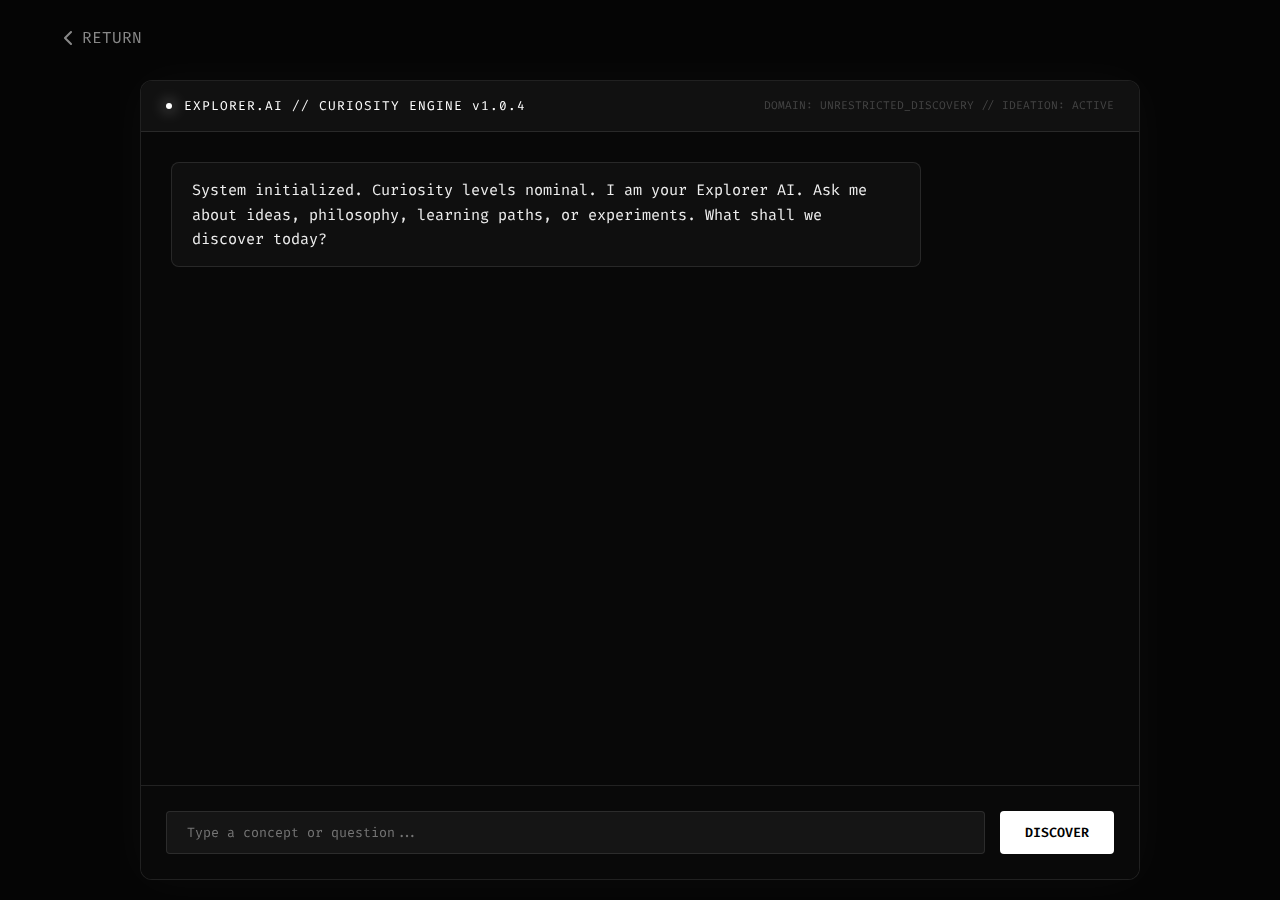
<file: explorer/index.html>
<!DOCTYPE html>
<html lang="en">

<head>
    <meta charset="UTF-8">
    <meta name="viewport" content="width=device-width, initial-scale=1.0">
    <title>Explorer.ai | Basheer</title>
    <!-- Google Fonts -->
    <link rel="preconnect" href="https://fonts.googleapis.com">
    <link rel="preconnect" href="https://fonts.gstatic.com" crossorigin>
    <link
        href="https://fonts.googleapis.com/css2?family=Fira+Code:wght@300;400;500;700&family=Inter:wght@300;400;600;700&display=swap"
        rel="stylesheet">
    <!-- FontAwesome -->
    <link rel="stylesheet" href="https://cdnjs.cloudflare.com/ajax/libs/font-awesome/6.4.0/css/all.min.css">
    <!-- Custom CSS from root -->
    <link rel="stylesheet" href="../assets/css/styles.css">
    <style>
        body {
            background-color: #050505;
            color: var(--text-color);
            font-family: var(--font-body);
            height: 100vh;
            display: flex;
            flex-direction: column;
            overflow: hidden;
        }

        .ai-container {
            flex: 1;
            display: flex;
            flex-direction: column;
            max-width: 1000px;
            margin: 80px auto 20px;
            width: 90%;
            background: rgba(10, 10, 10, 0.7);
            border: 1px solid rgba(255, 255, 255, 0.1);
            border-radius: 12px;
            overflow: hidden;
            box-shadow: 0 0 50px rgba(255, 255, 255, 0.03);
            backdrop-filter: blur(10px);
        }

        .ai-header {
            background: rgba(20, 20, 20, 0.8);
            padding: 15px 25px;
            border-bottom: 1px solid rgba(255, 255, 255, 0.1);
            display: flex;
            justify-content: space-between;
            align-items: center;
        }

        .ai-status {
            display: flex;
            align-items: center;
            gap: 12px;
            font-family: var(--font-mono);
            font-size: 0.8rem;
            color: #fff;
            letter-spacing: 1px;
        }

        .status-dot {
            width: 6px;
            height: 6px;
            background: #fff;
            border-radius: 50%;
            box-shadow: 0 0 15px #fff;
            animation: slow-pulse 3s infinite;
        }

        @keyframes slow-pulse {
            0% {
                transform: scale(1);
                opacity: 1;
            }

            50% {
                transform: scale(1.5);
                opacity: 0.5;
            }

            100% {
                transform: scale(1);
                opacity: 1;
            }
        }

        .chat-output {
            flex: 1;
            padding: 30px;
            overflow-y: auto;
            display: flex;
            flex-direction: column;
            gap: 20px;
            font-family: var(--font-mono);
            font-size: 0.95rem;
            color: #ccc;
        }

        .message {
            max-width: 80%;
            padding: 15px 20px;
            border-radius: 8px;
            line-height: 1.6;
            transition: all 0.3s;
        }

        .message.ai {
            align-self: flex-start;
            background: rgba(255, 255, 255, 0.03);
            border: 1px solid rgba(255, 255, 255, 0.1);
            color: #eee;
        }

        .message.user {
            align-self: flex-end;
            background: rgba(255, 255, 255, 0.07);
            border: 1px solid rgba(255, 255, 255, 0.2);
            color: #fff;
        }

        .chat-input-area {
            padding: 25px;
            background: rgba(10, 10, 10, 0.9);
            border-top: 1px solid rgba(255, 255, 255, 0.1);
            display: flex;
            gap: 15px;
        }

        .chat-input {
            flex: 1;
            background: rgba(255, 255, 255, 0.05);
            border: 1px solid rgba(255, 255, 255, 0.1);
            padding: 12px 20px;
            color: #fff;
            font-family: var(--font-mono);
            outline: none;
            border-radius: 4px;
        }

        .chat-input:focus {
            background: rgba(255, 255, 255, 0.08);
            border-color: rgba(255, 255, 255, 0.3);
        }

        .send-btn {
            background: #fff;
            border: none;
            color: #000;
            padding: 0 25px;
            cursor: pointer;
            font-family: var(--font-mono);
            font-weight: 600;
            border-radius: 4px;
            transition: transform 0.2s;
        }

        .send-btn:hover {
            transform: scale(1.05);
        }

        .back-link {
            position: absolute;
            top: 25px;
            left: 5%;
            color: #888;
            font-family: var(--font-mono);
            display: flex;
            align-items: center;
            gap: 8px;
            z-index: 1000;
        }

        .back-link:hover {
            color: #fff;
        }

        .chat-output::-webkit-scrollbar {
            width: 3px;
        }

        .chat-output::-webkit-scrollbar-thumb {
            background: rgba(255, 255, 255, 0.1);
        }
    </style>
</head>

<body>
    <a href="../" class="back-link"><i class="fas fa-chevron-left"></i> RETURN</a>

    <div class="ai-container">
        <div class="ai-header">
            <div class="ai-status">
                <div class="status-dot"></div>
                <span>EXPLORER.AI // CURIOSITY ENGINE v1.0.4</span>
            </div>
            <div class="ai-meta" style="font-size: 0.7rem; color: #444; font-family: var(--font-mono);">
                DOMAIN: UNRESTRICTED_DISCOVERY // IDEATION: ACTIVE
            </div>
        </div>
        <div class="chat-output" id="chat-output">
            <div class="message ai">
                System initialized. Curiosity levels nominal. I am your Explorer AI.
                Ask me about ideas, philosophy, learning paths, or experiments.
                What shall we discover today?
            </div>
        </div>
        <form class="chat-input-area" id="chat-form">
            <input type="text" class="chat-input" id="user-input" placeholder="Type a concept or question..."
                autocomplete="off">
            <button type="submit" class="send-btn">DISCOVER</button>
        </form>
    </div>

    <script>
        const chatOutput = document.getElementById('chat-output');
        const chatForm = document.getElementById('chat-form');
        const userInput = document.getElementById('user-input');

        // Note: In a static site, the API key is exposed. Use a proxy for production.
        const API_KEY = 'gsk_PLACEHOLDER_KEY';

        const SYSTEM_PROMPT = "You are Explorer.ai, a curiosity-driven AI. You encourage learning, philosophy, ideas, experiments, science, and discovery across domains. You respond thoughtfully and inquisitively.";

        // Session-based conversational memory
        let conversationHistory = [
            { role: "system", content: SYSTEM_PROMPT }
        ];

        function addMessage(text, sender) {
            const div = document.createElement('div');
            div.className = `message ${sender}`;
            div.textContent = text;
            chatOutput.appendChild(div);
            chatOutput.scrollTop = chatOutput.scrollHeight;
        }

        async function getAIResponse() {
            try {
                const response = await fetch("https://api.groq.com/openai/v1/chat/completions", {
                    method: "POST",
                    headers: {
                        "Authorization": `Bearer ${API_KEY}`,
                        "Content-Type": "application/json"
                    },
                    body: JSON.stringify({
                        model: "llama-3.3-70b-versatile",
                        messages: conversationHistory,
                        temperature: 0.7,
                        max_tokens: 500
                    })
                });

                if (!response.ok) throw new Error("Connection failed. Check API key.");

                const data = await response.json();
                return data.choices[0].message.content;
            } catch (error) {
                console.error(error);
                return "[ERROR] Curiosity Engine offline. Please ensure a valid API key is configured in the source.";
            }
        }

        chatForm.addEventListener('submit', async (e) => {
            e.preventDefault();
            const text = userInput.value.trim();
            if (!text) return;

            // Add user message to UI and history
            addMessage(text, 'user');
            conversationHistory.push({ role: "user", content: text });
            userInput.value = '';

            addMessage("DISCOVERING...", 'ai');
            const lastMessage = chatOutput.lastElementChild;

            const aiResponse = await getAIResponse();

            // Add AI response to history and update UI
            conversationHistory.push({ role: "assistant", content: aiResponse });
            lastMessage.textContent = aiResponse;
        });
    </script>
</body>

</html>
</file>
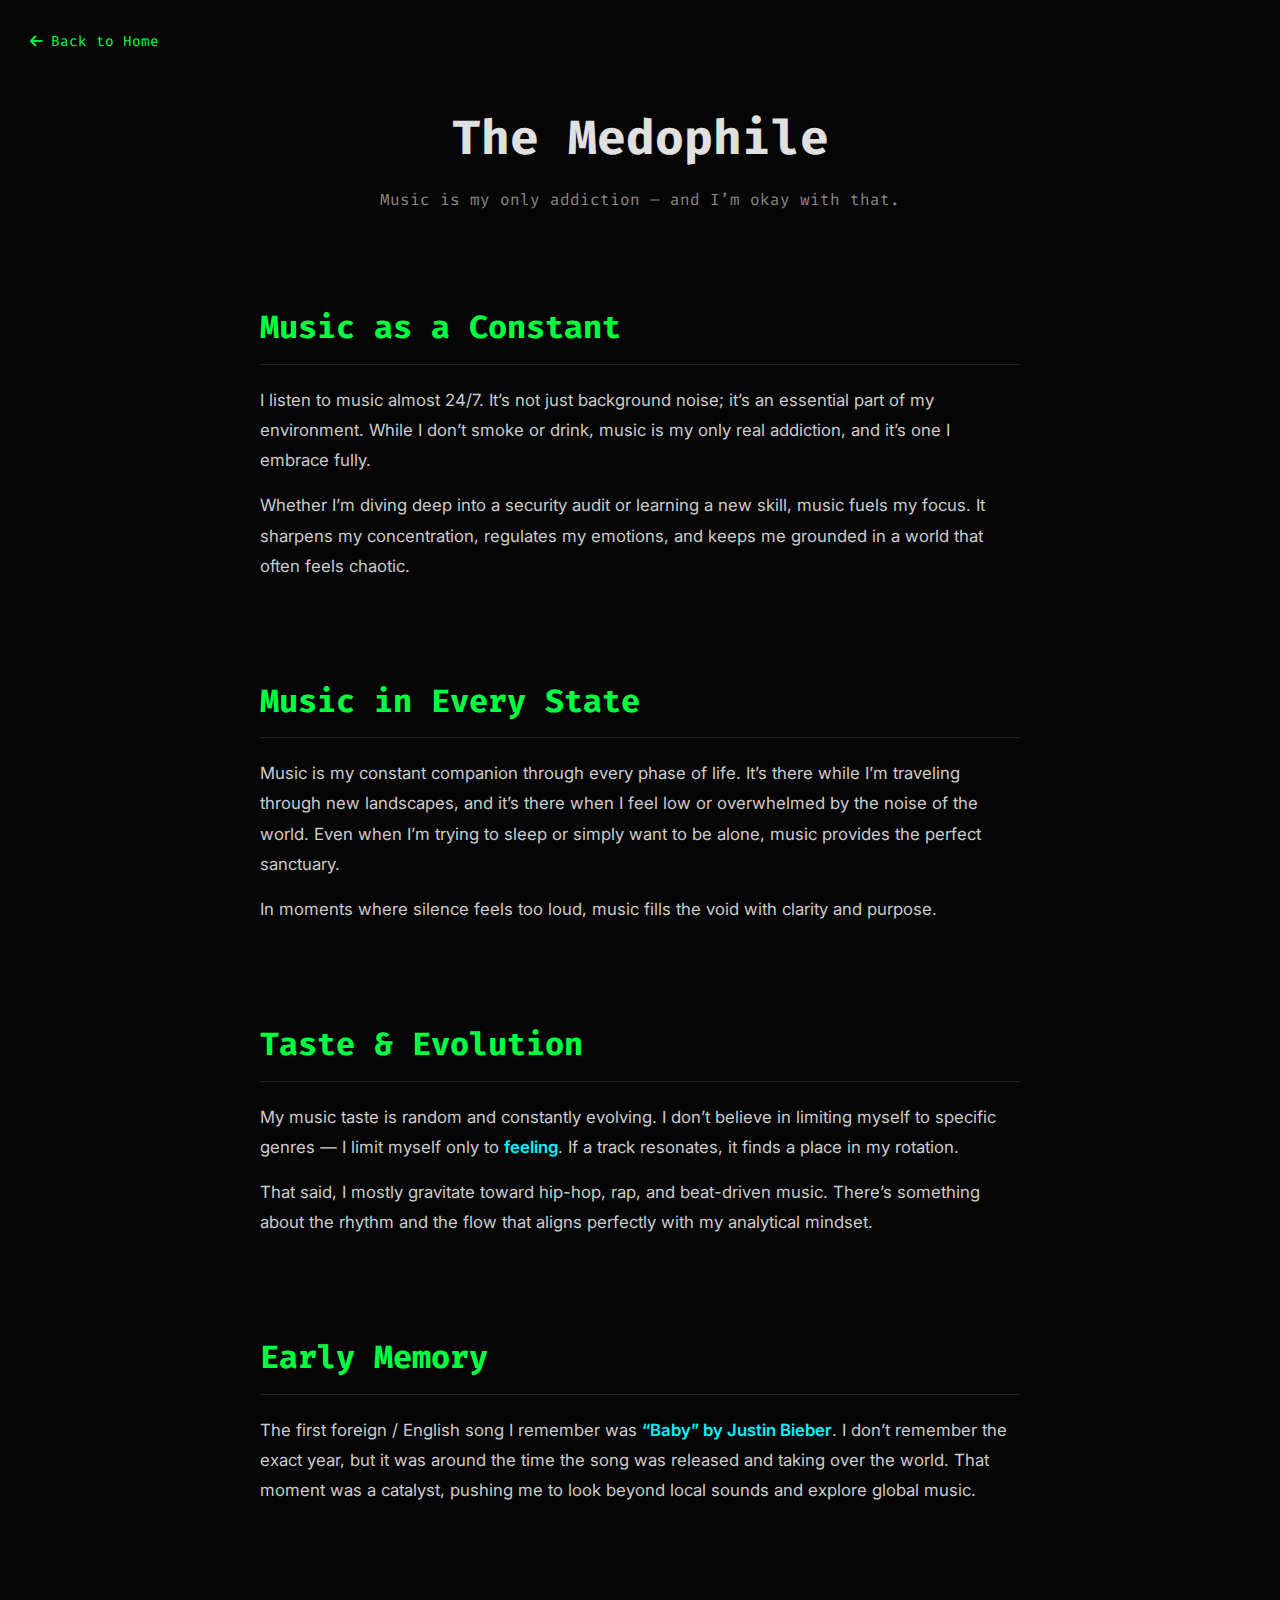
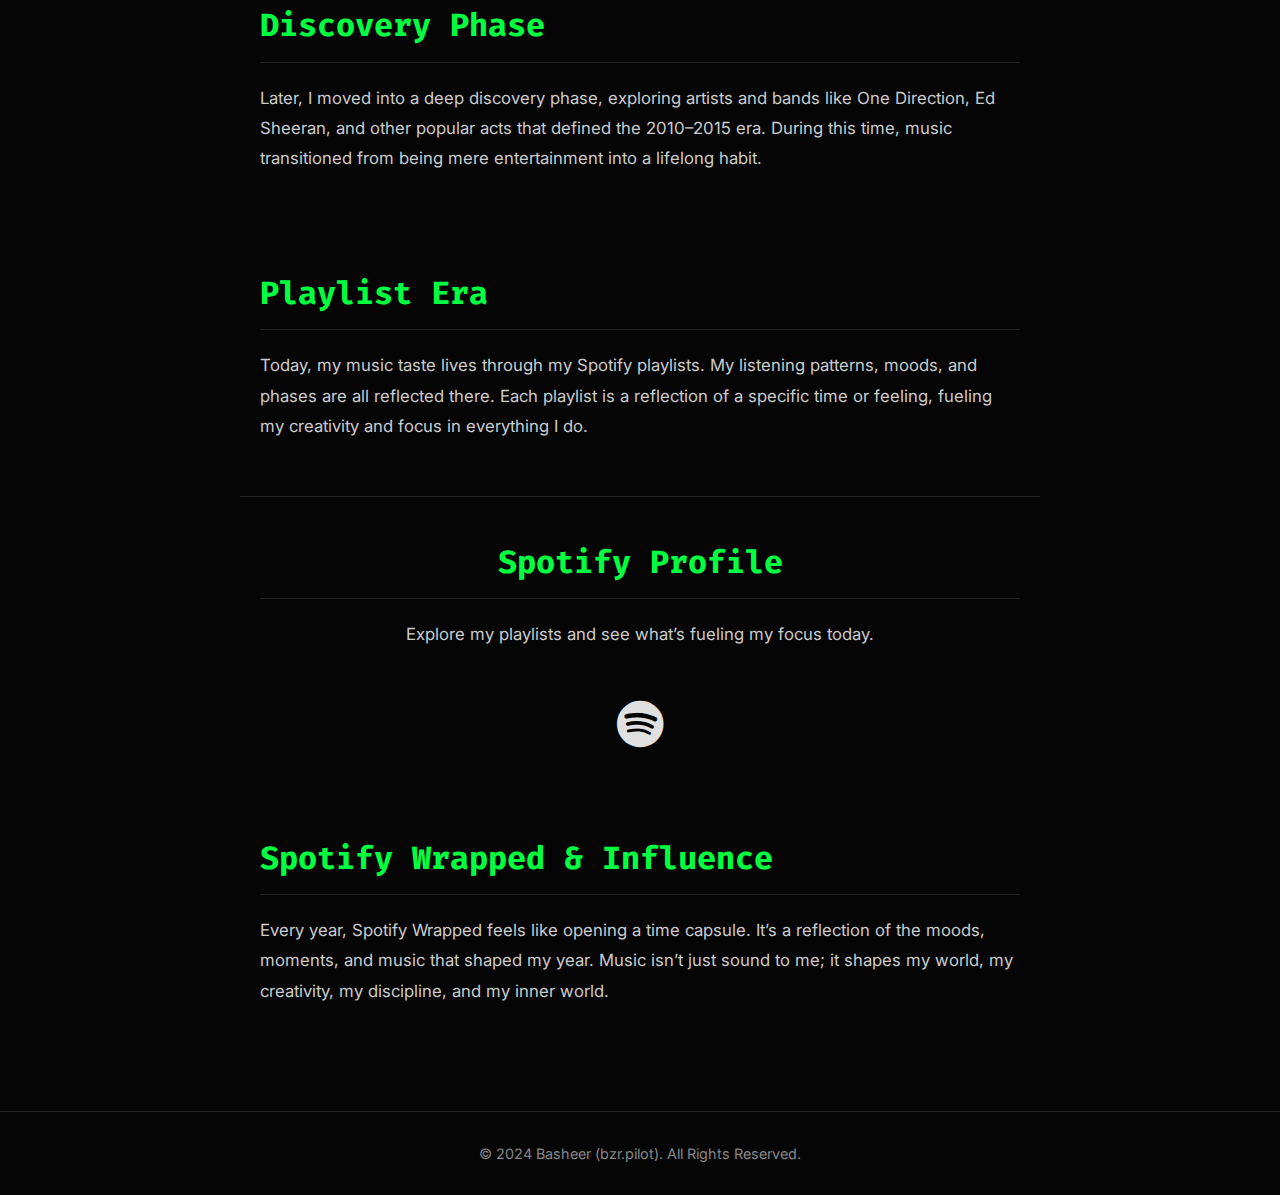
<file: medophile/index.html>
<!DOCTYPE html>
<html lang="en">

<head>
    <meta charset="UTF-8">
    <meta name="viewport" content="width=device-width, initial-scale=1.0">
    <title>The Medophile | Basheer</title>
    <meta name="description" content="The Medophile - Music as a constant companion for focus and grounding.">
    <!-- Google Fonts -->
    <link rel="preconnect" href="https://fonts.googleapis.com">
    <link rel="preconnect" href="https://fonts.gstatic.com" crossorigin>
    <link
        href="https://fonts.googleapis.com/css2?family=Fira+Code:wght@300;400;500;700&family=Inter:wght@300;400;600;700&display=swap"
        rel="stylesheet">
    <!-- FontAwesome -->
    <link rel="stylesheet" href="https://cdnjs.cloudflare.com/ajax/libs/font-awesome/6.4.0/css/all.min.css">
    <!-- Custom CSS -->
    <link rel="stylesheet" href="../assets/css/styles.css">
    <style>
        body {
            background-color: var(--bg-color);
            color: var(--text-color);
            font-family: var(--font-body);
        }

        .subpage-header {
            padding: 100px 5% 50px;
            text-align: center;
        }

        .back-link {
            position: absolute;
            top: 30px;
            left: 30px;
            font-family: var(--font-mono);
            color: var(--primary);
            font-size: 0.9rem;
            display: flex;
            align-items: center;
            gap: 8px;
            z-index: 100;
        }

        .back-link:hover {
            text-decoration: underline;
        }

        .content-section {
            max-width: 800px;
            margin: 0 auto;
            padding: 40px 20px;
        }

        .content-section h2 {
            color: var(--primary);
            font-size: 2rem;
            margin-bottom: 20px;
            border-bottom: 1px solid #222;
            padding-bottom: 10px;
        }

        .content-section p {
            margin-bottom: 15px;
            font-size: 1.05rem;
            color: #ccc;
            line-height: 1.8;
        }

        .highlight-text {
            color: var(--secondary);
            font-weight: 600;
        }

        .social-icons-sub {
            display: flex;
            justify-content: center;
            gap: 20px;
            margin-top: 50px;
            font-size: 1.5rem;
        }

        .social-icons-sub a {
            color: var(--text-color);
            transition: var(--transition);
        }

        .social-icons-sub a:hover {
            color: #1DB954;
            /* Spotify green */
            transform: translateY(-3px);
        }

        footer {
            margin-top: 50px;
            padding-bottom: 30px;
            text-align: center;
            border-top: 1px solid #222;
            padding-top: 30px;
        }
    </style>
</head>

<body>

    <!-- Back Navigation -->
    <a href="../" class="back-link"><i class="fas fa-arrow-left"></i> Back to Home</a>

    <!-- Header -->
    <header class="subpage-header">
        <h1 class="glitch" style="font-size: 3rem; margin-bottom: 10px;">The Medophile</h1>
        <p style="font-family: var(--font-mono); color: var(--text-muted);">Music is my only addiction — and I’m okay
            with that.</p>
    </header>

    <!-- Section 2: Music as a Constant -->
    <section class="content-section">
        <h2>Music as a Constant</h2>
        <p>I listen to music almost 24/7. It’s not just background noise; it’s an essential part of my environment.
            While I don’t smoke or drink, music is my only real addiction, and it’s one I embrace fully.</p>
        <p>Whether I’m diving deep into a security audit or learning a new skill, music fuels my focus. It sharpens my
            concentration, regulates my emotions, and keeps me grounded in a world that often feels chaotic.</p>
    </section>

    <!-- Section 3: Music in Every State -->
    <section class="content-section">
        <h2>Music in Every State</h2>
        <p>Music is my constant companion through every phase of life. It’s there while I’m traveling through new
            landscapes, and it’s there when I feel low or overwhelmed by the noise of the world. Even when I’m trying to
            sleep or simply want to be alone, music provides the perfect sanctuary.</p>
        <p>In moments where silence feels too loud, music fills the void with clarity and purpose.</p>
    </section>

    <!-- Section 4: Taste & Evolution -->
    <section class="content-section">
        <h2>Taste & Evolution</h2>
        <p>My music taste is random and constantly evolving. I don’t believe in limiting myself to specific genres — I
            limit myself only to <span class="highlight-text">feeling</span>. If a track resonates, it finds a place in
            my rotation.</p>
        <p>That said, I mostly gravitate toward hip-hop, rap, and beat-driven music. There’s something about the rhythm
            and the flow that aligns perfectly with my analytical mindset.</p>
    </section>

    <!-- Section 5: Early Memory -->
    <section class="content-section">
        <h2>Early Memory</h2>
        <p>The first foreign / English song I remember was <strong class="highlight-text">“Baby” by Justin
                Bieber</strong>. I don’t remember the exact year, but it was around the time the song was released and
            taking over the world. That moment was a catalyst, pushing me to look beyond local sounds and explore global
            music.</p>
    </section>

    <!-- Section 6: Discovery Phase -->
    <section class="content-section">
        <h2>Discovery Phase</h2>
        <p>Later, I moved into a deep discovery phase, exploring artists and bands like One Direction, Ed Sheeran, and
            other popular acts that defined the 2010–2015 era. During this time, music transitioned from being mere
            entertainment into a lifelong habit.</p>
    </section>

    <!-- Section 7: Playlist Era -->
    <section class="content-section">
        <h2>Playlist Era</h2>
        <p>Today, my music taste lives through my Spotify playlists. My listening patterns, moods, and phases are all
            reflected there. Each playlist is a reflection of a specific time or feeling, fueling my creativity and
            focus in everything I do.</p>
    </section>

    <!-- Section 8: Spotify Profile -->
    <section class="content-section" style="text-align: center; border-top: 1px solid #222; padding-top: 40px;">
        <h2>Spotify Profile</h2>
        <p>Explore my playlists and see what’s fueling my focus today.</p>
        <div class="social-icons-sub">
            <a href="https://open.spotify.com/user/31lan4nbwzzsfqah7mkaiknn22ta?si=c5b95c0832d14d12" target="_blank"
                title="Spotify Profile">
                <i class="fab fa-spotify" style="font-size: 3rem;"></i>
            </a>
        </div>
    </section>

    <!-- Section 9: Spotify Wrapped & Influence -->
    <section class="content-section">
        <h2>Spotify Wrapped & Influence</h2>
        <p>Every year, Spotify Wrapped feels like opening a time capsule. It’s a reflection of the moods, moments, and
            music that shaped my year. Music isn’t just sound to me; it shapes my world, my creativity, my discipline,
            and my inner world.</p>
    </section>

    <footer>
        <p>&copy; 2024 Basheer (bzr.pilot). All Rights Reserved.</p>
    </footer>

</body>

</html>
</file>
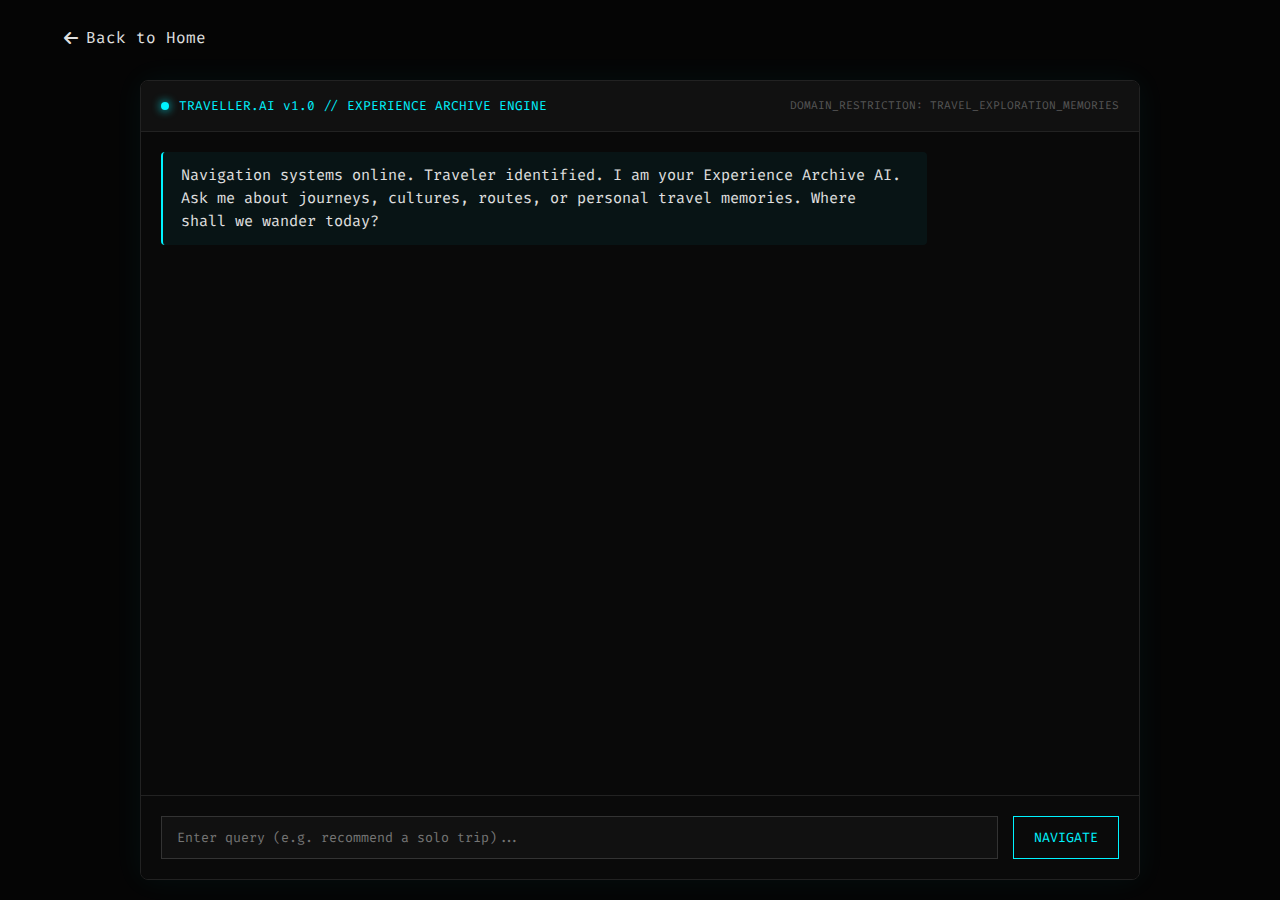
<file: traveller/index.html>
<!DOCTYPE html>
<html lang="en">

<head>
    <meta charset="UTF-8">
    <meta name="viewport" content="width=device-width, initial-scale=1.0">
    <title>Traveller.ai | Basheer</title>
    <!-- Google Fonts -->
    <link rel="preconnect" href="https://fonts.googleapis.com">
    <link rel="preconnect" href="https://fonts.gstatic.com" crossorigin>
    <link
        href="https://fonts.googleapis.com/css2?family=Fira+Code:wght@300;400;500;700&family=Inter:wght@300;400;600;700&display=swap"
        rel="stylesheet">
    <!-- FontAwesome -->
    <link rel="stylesheet" href="https://cdnjs.cloudflare.com/ajax/libs/font-awesome/6.4.0/css/all.min.css">
    <!-- Custom CSS from root -->
    <link rel="stylesheet" href="../assets/css/styles.css">
    <style>
        body {
            background-color: #050505;
            color: var(--text-color);
            font-family: var(--font-body);
            height: 100vh;
            display: flex;
            flex-direction: column;
            overflow: hidden;
        }

        .ai-container {
            flex: 1;
            display: flex;
            flex-direction: column;
            max-width: 1000px;
            margin: 80px auto 20px;
            width: 90%;
            background: rgba(10, 10, 10, 0.8);
            border: 1px solid #222;
            border-radius: 8px;
            overflow: hidden;
            box-shadow: 0 0 30px rgba(0, 243, 255, 0.05);
        }

        .ai-header {
            background: #111;
            padding: 15px 20px;
            border-bottom: 1px solid #222;
            display: flex;
            justify-content: space-between;
            align-items: center;
        }

        .ai-status {
            display: flex;
            align-items: center;
            gap: 10px;
            font-family: var(--font-mono);
            font-size: 0.8rem;
            color: var(--secondary);
        }

        .status-dot {
            width: 8px;
            height: 8px;
            background: var(--secondary);
            border-radius: 50%;
            box-shadow: 0 0 10px var(--secondary);
            animation: pulse 1.5s infinite;
        }

        @keyframes pulse {
            0% {
                opacity: 1;
            }

            50% {
                opacity: 0.4;
            }

            100% {
                opacity: 1;
            }
        }

        .chat-output {
            flex: 1;
            padding: 20px;
            overflow-y: auto;
            display: flex;
            flex-direction: column;
            gap: 15px;
            font-family: var(--font-mono);
            font-size: 0.95rem;
        }

        .message {
            max-width: 80%;
            padding: 12px 18px;
            border-radius: 4px;
            line-height: 1.5;
        }

        .message.ai {
            align-self: flex-start;
            background: rgba(0, 243, 255, 0.05);
            border-left: 2px solid var(--secondary);
            color: var(--text-color);
        }

        .message.user {
            align-self: flex-end;
            background: rgba(0, 255, 65, 0.05);
            border-right: 2px solid var(--primary);
            color: var(--primary);
        }

        .chat-input-area {
            padding: 20px;
            background: #0a0a0a;
            border-top: 1px solid #222;
            display: flex;
            gap: 15px;
        }

        .chat-input {
            flex: 1;
            background: #111;
            border: 1px solid #333;
            padding: 12px 15px;
            color: var(--text-color);
            font-family: var(--font-mono);
            outline: none;
        }

        .send-btn {
            background: transparent;
            border: 1px solid var(--secondary);
            color: var(--secondary);
            padding: 0 20px;
            cursor: pointer;
            font-family: var(--font-mono);
            transition: all 0.3s;
        }

        .send-btn:hover {
            background: var(--secondary);
            color: #000;
        }

        .back-link {
            position: absolute;
            top: 25px;
            left: 5%;
            color: var(--text-color);
            font-family: var(--font-mono);
            display: flex;
            align-items: center;
            gap: 8px;
            z-index: 1000;
        }

        .back-link:hover {
            color: var(--primary);
        }

        .chat-output::-webkit-scrollbar {
            width: 5px;
        }

        .chat-output::-webkit-scrollbar-thumb {
            background: #222;
            border-radius: 10px;
        }
    </style>
</head>

<body>
    <a href="../" class="back-link"><i class="fas fa-arrow-left"></i> Back to Home</a>

    <div class="ai-container">
        <div class="ai-header">
            <div class="ai-status">
                <div class="status-dot"></div>
                <span>TRAVELLER.AI v1.0 // EXPERIENCE ARCHIVE ENGINE</span>
            </div>
            <div class="ai-meta" style="font-size: 0.7rem; color: #555; font-family: var(--font-mono);">
                DOMAIN_RESTRICTION: TRAVEL_EXPLORATION_MEMORIES
            </div>
        </div>
        <div class="chat-output" id="chat-output">
            <div class="message ai">
                Navigation systems online. Traveler identified. I am your Experience Archive AI.
                Ask me about journeys, cultures, routes, or personal travel memories.
                Where shall we wander today?
            </div>
        </div>
        <form class="chat-input-area" id="chat-form">
            <input type="text" class="chat-input" id="user-input"
                placeholder="Enter query (e.g. recommend a solo trip)..." autocomplete="off">
            <button type="submit" class="send-btn">NAVIGATE</button>
        </form>
    </div>

    <script>
        const chatOutput = document.getElementById('chat-output');
        const chatForm = document.getElementById('chat-form');
        const userInput = document.getElementById('user-input');

        // Note: In a static site, the API key is exposed. Use a proxy for production.
        const API_KEY = 'gsk_PLACEHOLDER_KEY';

        const SYSTEM_PROMPT = "You are Traveller.ai, a travel and experience-focused AI. You assist with places, routes, festivals, cultures, itineraries, travel stories, and exploration advice. Reject non-travel topics.";

        // Session-based conversational memory
        let conversationHistory = [
            { role: "system", content: SYSTEM_PROMPT }
        ];

        function addMessage(text, sender) {
            const div = document.createElement('div');
            div.className = `message ${sender}`;
            div.textContent = text;
            chatOutput.appendChild(div);
            chatOutput.scrollTop = chatOutput.scrollHeight;
        }

        async function getAIResponse() {
            try {
                const response = await fetch("https://api.groq.com/openai/v1/chat/completions", {
                    method: "POST",
                    headers: {
                        "Authorization": `Bearer ${API_KEY}`,
                        "Content-Type": "application/json"
                    },
                    body: JSON.stringify({
                        model: "llama-3.3-70b-versatile",
                        messages: conversationHistory,
                        temperature: 0.7,
                        max_tokens: 500
                    })
                });

                if (!response.ok) throw new Error("Connection failed. Check API key.");

                const data = await response.json();
                return data.choices[0].message.content;
            } catch (error) {
                console.error(error);
                return "[ERROR] Navigation system offline. Please ensure a valid API key is configured in the source.";
            }
        }

        chatForm.addEventListener('submit', async (e) => {
            e.preventDefault();
            const text = userInput.value.trim();
            if (!text) return;

            // Add user message to UI and history
            addMessage(text, 'user');
            conversationHistory.push({ role: "user", content: text });
            userInput.value = '';

            addMessage("NAVIGATING...", 'ai');
            const lastMessage = chatOutput.lastElementChild;

            const aiResponse = await getAIResponse();

            // Add AI response to history and update UI
            conversationHistory.push({ role: "assistant", content: aiResponse });
            lastMessage.textContent = aiResponse;
        });
    </script>
</body>

</html>
</file>
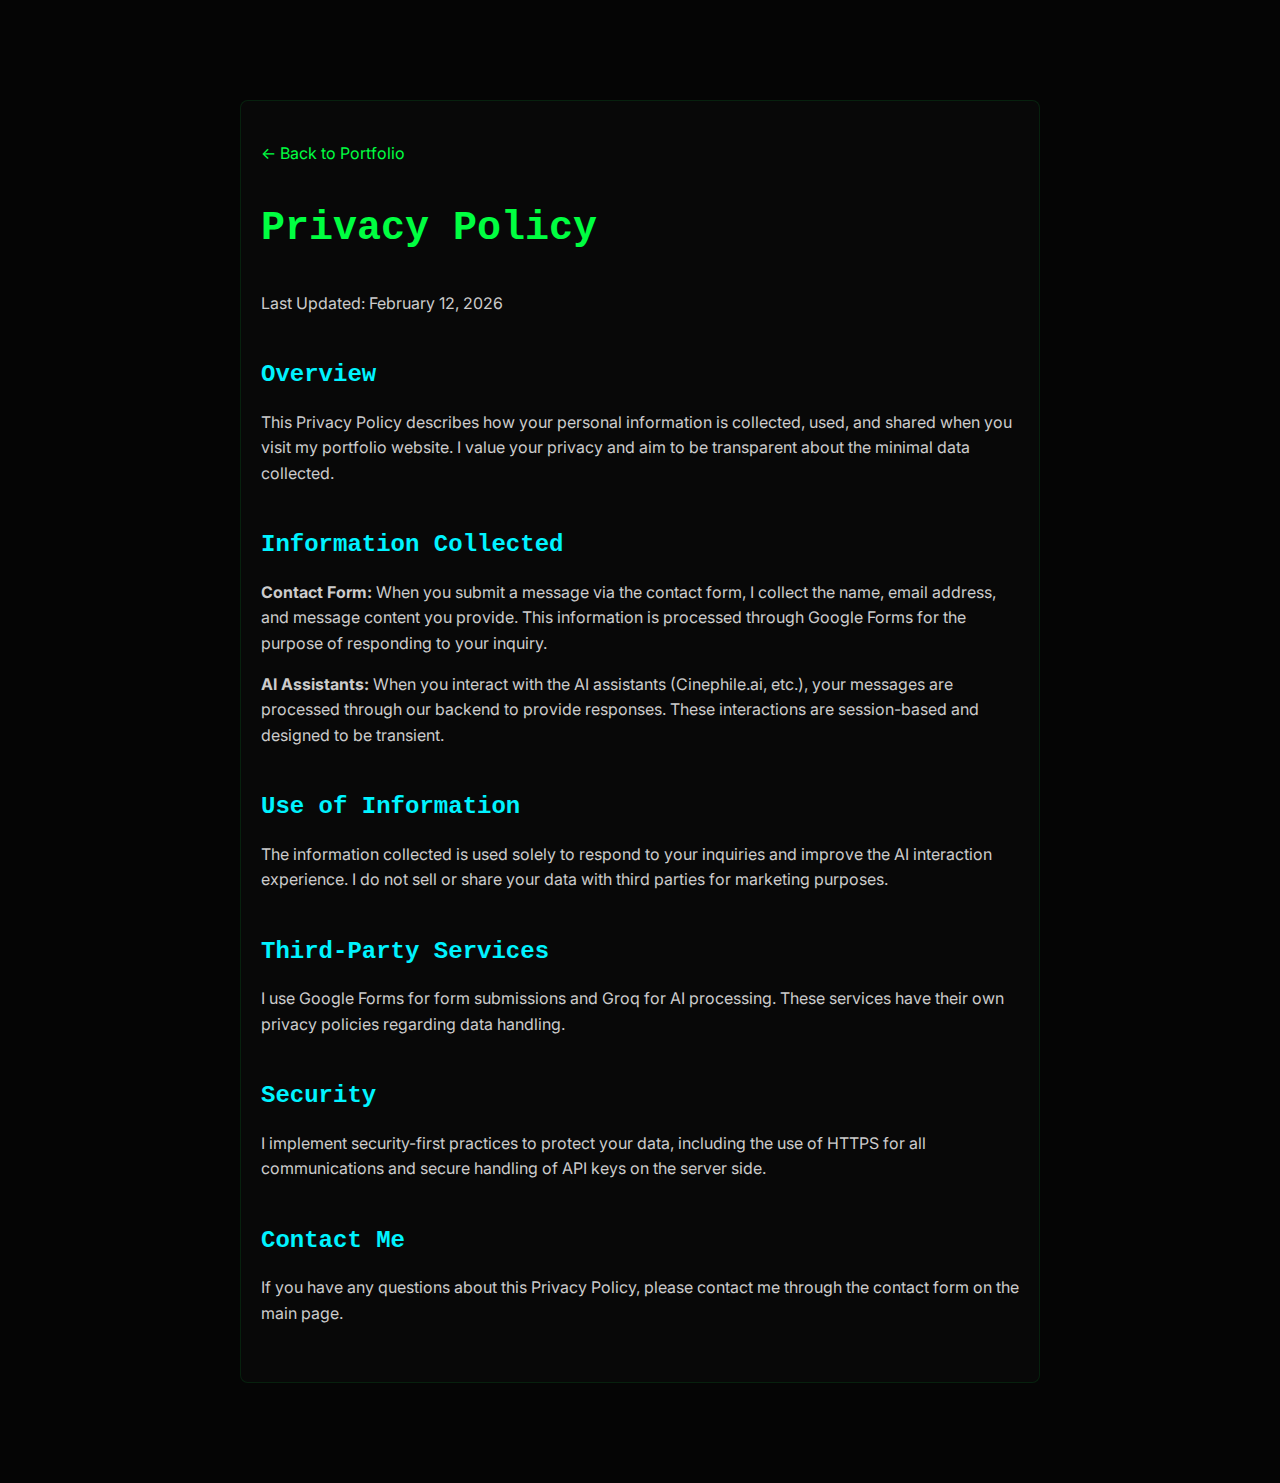
<file: privacy.html>
<!DOCTYPE html>
<html lang="en">

<head>
    <meta charset="UTF-8">
    <meta name="viewport" content="width=device-width, initial-scale=1.0">
    <title>Privacy Policy | Basheer Portfolio</title>
    <!-- Google Fonts -->
    <link rel="preconnect" href="https://fonts.googleapis.com">
    <link rel="preconnect" href="https://fonts.gstatic.com" crossorigin>
    <link href="https://fonts.googleapis.com/css2?family=Inter:wght@300;400;600;700&display=swap" rel="stylesheet">
    <!-- Custom CSS from root -->
    <link rel="stylesheet" href="assets/css/styles.css">
    <style>
        body {
            background-color: #050505;
            color: #e0e0e0;
            font-family: 'Inter', sans-serif;
            line-height: 1.6;
        }

        .privacy-container {
            max-width: 800px;
            margin: 100px auto;
            padding: 40px 20px;
            background: rgba(10, 10, 10, 0.7);
            border: 1px solid rgba(0, 255, 65, 0.1);
            border-radius: 8px;
        }

        h1 {
            color: #00ff41;
            margin-bottom: 30px;
            font-size: 2.5rem;
        }

        h2 {
            color: #00f3ff;
            margin-top: 40px;
            margin-bottom: 15px;
            font-size: 1.5rem;
        }

        p {
            margin-bottom: 15px;
            color: #ccc;
        }

        .back-link {
            color: #00ff41;
            text-decoration: none;
            display: inline-flex;
            align-items: center;
            gap: 8px;
            margin-bottom: 30px;
        }

        .back-link:hover {
            text-decoration: underline;
        }
    </style>
</head>

<body>
    <div class="privacy-container">
        <a href="index.html" class="back-link">← Back to Portfolio</a>
        <h1>Privacy Policy</h1>
        <p>Last Updated: February 12, 2026</p>

        <h2>Overview</h2>
        <p>This Privacy Policy describes how your personal information is collected, used, and shared when you visit my
            portfolio website. I value your privacy and aim to be transparent about the minimal data collected.</p>

        <h2>Information Collected</h2>
        <p><strong>Contact Form:</strong> When you submit a message via the contact form, I collect the name, email
            address, and message content you provide. This information is processed through Google Forms for the purpose
            of responding to your inquiry.</p>
        <p><strong>AI Assistants:</strong> When you interact with the AI assistants (Cinephile.ai, etc.), your messages
            are processed through our backend to provide responses. These interactions are session-based and designed to
            be transient.</p>

        <h2>Use of Information</h2>
        <p>The information collected is used solely to respond to your inquiries and improve the AI interaction
            experience. I do not sell or share your data with third parties for marketing purposes.</p>

        <h2>Third-Party Services</h2>
        <p>I use Google Forms for form submissions and Groq for AI processing. These services have their own privacy
            policies regarding data handling.</p>

        <h2>Security</h2>
        <p>I implement security-first practices to protect your data, including the use of HTTPS for all communications
            and secure handling of API keys on the server side.</p>

        <h2>Contact Me</h2>
        <p>If you have any questions about this Privacy Policy, please contact me through the contact form on the main
            page.</p>
    </div>
</body>

</html>
</file>
<file: assets/css/styles.css>
:root {
    --bg-color: #050505;
    --card-bg: #0a0a0a;
    --primary: #00ff41; /* Cyber Green */
    --secondary: #00f3ff; /* Cyber Cyan */
    --text-color: #e0e0e0;
    --text-muted: #888;
    --font-mono: 'Fira Code', monospace;
    --font-body: 'Inter', sans-serif;
    --transition: all 0.3s ease;
}

* {
    margin: 0;
    padding: 0;
    box-sizing: border-box;
    scroll-behavior: smooth;
}

body {
    background-color: var(--bg-color);
    color: var(--text-color);
    font-family: var(--font-body);
    line-height: 1.6;
    overflow-x: hidden;
}

h1, h2, h3 {
    font-family: var(--font-mono);
    font-weight: 700;
}

a {
    text-decoration: none;
    color: inherit;
    transition: var(--transition);
}

ul {
    list-style: none;
}

.highlight {
    color: var(--primary);
    text-shadow: 0 0 10px rgba(0, 255, 65, 0.5);
}

.text-highlight {
    color: var(--secondary);
    text-shadow: 0 0 10px rgba(0, 243, 255, 0.5);
}

/* Navbar */
.navbar {
    display: flex;
    justify-content: space-between;
    align-items: center;
    padding: 20px 5%;
    position: fixed;
    width: 100%;
    top: 0;
    z-index: 1000;
    background: rgba(5, 5, 5, 0.9);
    backdrop-filter: blur(10px);
    border-bottom: 1px solid rgba(0, 255, 65, 0.1);
}

.logo {
    font-size: 1.5rem;
    font-family: var(--font-mono);
    font-weight: 700;
    letter-spacing: -1px;
}

.nav-links {
    display: flex;
    gap: 30px;
}

.nav-links a {
    font-size: 0.9rem;
    text-transform: uppercase;
    letter-spacing: 1px;
}

.nav-links a:hover {
    color: var(--primary);
}

.hamburger {
    display: none;
    cursor: pointer;
}

.bar {
    display: block;
    width: 25px;
    height: 3px;
    margin: 5px auto;
    background-color: var(--text-color);
    transition: var(--transition);
}

/* Hero Section */
.hero {
    height: 100vh;
    display: flex;
    align-items: center;
    justify-content: center;
    text-align: center;
    position: relative;
    background: url('../img/hero-bg.png') no-repeat center center/cover;
}

.hero::before {
    content: '';
    position: absolute;
    top: 0;
    left: 0;
    width: 100%;
    height: 100%;
    background: rgba(5, 5, 5, 0.85); /* Overlay to darken image */
    z-index: 1;
}

.hero-content {
    position: relative;
    z-index: 2;
    max-width: 800px;
}

.hero h1 {
    font-size: 4rem;
    margin: 10px 0;
}

.typewriter {
    font-family: var(--font-mono);
    font-size: 1.5rem;
    color: var(--primary);
    min-height: 1.6em;
    margin-bottom: 30px;
}

.cta-buttons {
    display: flex;
    justify-content: center;
    gap: 20px;
    margin-top: 30px;
}

.btn {
    padding: 12px 30px;
    border: 2px solid transparent;
    font-family: var(--font-mono);
    text-transform: uppercase;
    font-weight: 600;
    cursor: pointer;
    transition: var(--transition);
}

.btn-primary {
    background-color: var(--primary);
    color: #000;
    box-shadow: 0 0 20px rgba(0, 255, 65, 0.3);
}

.btn-primary:hover {
    background-color: transparent;
    border-color: var(--primary);
    color: var(--primary);
}

.btn-secondary {
    border-color: var(--secondary);
    color: var(--secondary);
}

.btn-secondary:hover {
    background-color: var(--secondary);
    color: #000;
    box-shadow: 0 0 20px rgba(0, 243, 255, 0.3);
}

.social-hero {
    margin-top: 40px;
    font-size: 1.5rem;
}

.social-hero a {
    margin: 0 15px;
    color: var(--text-muted);
}

.social-hero a:hover {
    color: var(--primary);
    transform: translateY(-3px);
}

/* Sections */
.section {
    padding: 80px 5%;
}

.bg-darker {
    background-color: #080808;
    border-top: 1px solid #111;
    border-bottom: 1px solid #111;
}

.section-title {
    text-align: center;
    font-size: 2.5rem;
    margin-bottom: 60px;
    position: relative;
    display: inline-block;
    left: 50%;
    transform: translateX(-50%);
}

.section-title::after {
    content: '';
    display: block;
    width: 60px;
    height: 4px;
    background: var(--primary);
    margin: 10px auto 0;
    box-shadow: 0 0 10px var(--primary);
}

/* About Grid */
.about-grid {
    display: grid;
    grid-template-columns: repeat(auto-fit, minmax(300px, 1fr));
    gap: 30px;
}

.about-card {
    background: var(--card-bg);
    padding: 30px;
    border: 1px solid #222;
    transition: var(--transition);
    position: relative;
    overflow: hidden;
}

.about-card:hover {
    border-color: var(--primary);
    transform: translateY(-5px);
}

.about-card .icon {
    font-size: 2.5rem;
    color: var(--secondary);
    margin-bottom: 20px;
}

.about-card h3 {
    font-size: 1.5rem;
    margin-bottom: 15px;
}

.about-card p {
    color: var(--text-muted);
    font-size: 0.95rem;
}

.about-card {
    cursor: pointer;
}

.about-card.active {
    border-color: var(--primary);
    transform: translateY(-5px);
    box-shadow: 0 0 15px rgba(0, 255, 65, 0.1);
}

/* About Details */
.about-details {
    margin-top: 50px;
    padding: 30px;
    background: linear-gradient(145deg, #0a0a0a, #0d0d0d);
    border: 1px solid #222;
    border-left: 3px solid var(--secondary);
    min-height: 200px;
    position: relative;
    border-radius: 4px;
    box-shadow: 0 5px 15px rgba(0,0,0,0.5);
}

.content-block {
    display: none;
    opacity: 0;
    transition: opacity 0.4s ease-in-out;
}

.content-block.active {
    display: block;
    opacity: 1;
    animation: fadeIn 0.5s ease-in-out;
}

.content-block h3 {
    color: var(--secondary);
    margin-bottom: 15px;
    font-size: 1.8rem;
    border-bottom: 1px solid #222;
    padding-bottom: 10px;
    display: inline-block;
}

.content-block p {
    margin-bottom: 15px;
    font-size: 1rem;
    color: #ccc;
}

.content-block strong {
    color: #fff;
}

.detail-list {
    margin-top: 15px;
}

.detail-list li {
    margin-bottom: 10px;
    display: flex;
    align-items: center;
    gap: 10px;
}

.detail-list li i {
    color: var(--primary);
    font-size: 0.8rem;
}

.quote {
    font-style: italic;
    color: var(--text-muted);
    border-left: 2px solid var(--primary);
    padding-left: 15px;
    margin-top: 20px;
}

@keyframes fadeIn {
    from { opacity: 0; transform: translateY(10px); }
    to { opacity: 1; transform: translateY(0); }
}

/* Skills */
.skills-wrapper {
    display: grid;
    grid-template-columns: repeat(auto-fit, minmax(300px, 1fr));
    gap: 50px;
}

.skill-category h3 {
    margin-bottom: 20px;
    color: var(--primary);
    border-left: 3px solid var(--primary);
    padding-left: 15px;
}

.skill-tags {
    display: flex;
    flex-wrap: wrap;
    gap: 15px;
}

.skill-tags span {
    background: #111;
    padding: 8px 15px;
    border: 1px solid #222;
    font-family: var(--font-mono);
    font-size: 0.85rem;
    color: var(--secondary);
    transition: var(--transition);
}

.skill-tags span:hover {
    border-color: var(--secondary);
    box-shadow: 0 0 10px rgba(0, 243, 255, 0.2);
}

/* Projects */
.projects-grid {
    display: grid;
    grid-template-columns: repeat(auto-fit, minmax(300px, 1fr));
    gap: 30px;
}

.project-card {
    background: var(--card-bg);
    border: 1px solid #222;
    padding: 30px;
    transition: var(--transition);
}

.project-card:hover {
    border-color: var(--primary);
}

.project-card h3 {
    margin-bottom: 5px;
}

.project-card .role {
    font-family: var(--font-mono);
    color: var(--primary);
    font-size: 0.8rem;
    margin-bottom: 15px;
    text-transform: uppercase;
}

.tech-stack {
    margin-top: 20px;
    display: flex;
    gap: 10px;
}

.tech-stack span {
    font-size: 0.75rem;
    color: var(--text-muted);
    background: #111;
    padding: 4px 8px;
}

/* Services */
.services-grid {
    display: grid;
    grid-template-columns: repeat(auto-fit, minmax(250px, 1fr));
    gap: 30px;
}

.service-box {
    text-align: center;
    padding: 40px 20px;
    background: #0a0a0a;
    border: 1px solid #222;
    transition: var(--transition);
}

.service-box:hover {
    border-color: var(--secondary);
    background: #0f0f0f;
}

.service-box i {
    font-size: 3rem;
    color: var(--primary);
    margin-bottom: 20px;
}

/* Contact */
.contact-wrapper {
    display: grid;
    grid-template-columns: 1fr 1fr;
    gap: 50px;
}

.contact-info {
    display: flex;
    flex-direction: column;
    justify-content: center;
}

.contact-link {
    display: inline-flex;
    align-items: center;
    gap: 10px;
    margin: 20px 0;
    font-size: 1.2rem;
    color: var(--primary);
}

.social-links-large {
    display: flex;
    gap: 20px;
    margin-top: 20px;
}

.social-links-large a {
    border-bottom: 1px solid var(--text-muted);
    padding-bottom: 2px;
}

.social-links-large a:hover {
    color: var(--secondary);
    border-color: var(--secondary);
}

.contact-form {
    display: flex;
    flex-direction: column;
    gap: 20px;
}

.contact-form input, .contact-form textarea {
    width: 100%;
    padding: 15px;
    background: #111;
    border: 1px solid #222;
    color: #fff;
    font-family: var(--font-body);
}

.contact-form input:focus, .contact-form textarea:focus {
    outline: none;
    border-color: var(--primary);
}

footer {
    text-align: center;
    padding: 30px;
    background: #050505;
    border-top: 1px solid #111;
    color: var(--text-muted);
    font-size: 0.9rem;
}

@media (max-width: 768px) {
    .navbar {
        padding: 20px;
    }
    
    .hamburger {
        display: block;
    }

    .nav-links {
        position: fixed;
        right: -100%;
        top: 70px;
        height: calc(100vh - 70px);
        background: #0a0a0a;
        flex-direction: column;
        width: 100%;
        text-align: center;
        padding-top: 50px;
        transition: var(--transition);
    }
    
    .nav-links.active {
        right: 0;
    }
    
    .hero h1 {
        font-size: 2.5rem;
    }
    
    .contact-wrapper {
        grid-template-columns: 1fr;
    }
}
</file>
<file: assets/css/modal.css>
/* Modal Styles */
.modal {
    display: none;
    position: fixed;
    z-index: 2000;
    left: 0;
    top: 0;
    width: 100%;
    height: 100%;
    background-color: rgba(0, 0, 0, 0.8);
    backdrop-filter: blur(5px);
    align-items: center;
    justify-content: center;
    animation: fadeIn 0.3s;
}

.modal-content {
    background-color: var(--card-bg);
    border: 1px solid var(--primary);
    padding: 40px;
    border-radius: 5px;
    text-align: center;
    max-width: 400px;
    position: relative;
    box-shadow: 0 0 20px rgba(0, 255, 65, 0.2);
    animation: slideUp 0.3s;
}

.modal-content i {
    font-size: 3rem;
    color: var(--primary);
    margin-bottom: 20px;
}

.modal-content h3 {
    margin-bottom: 10px;
    font-size: 1.5rem;
}

.close-modal {
    position: absolute;
    top: 10px;
    right: 15px;
    color: var(--text-muted);
    font-size: 28px;
    font-weight: bold;
    cursor: pointer;
}

.close-modal:hover {
    color: var(--primary);
}

@keyframes fadeIn {
    from {
        opacity: 0;
    }

    to {
        opacity: 1;
    }
}

@keyframes slideUp {
    from {
        transform: translateY(50px);
    }

    to {
        transform: translateY(0);
    }
}
</file>
